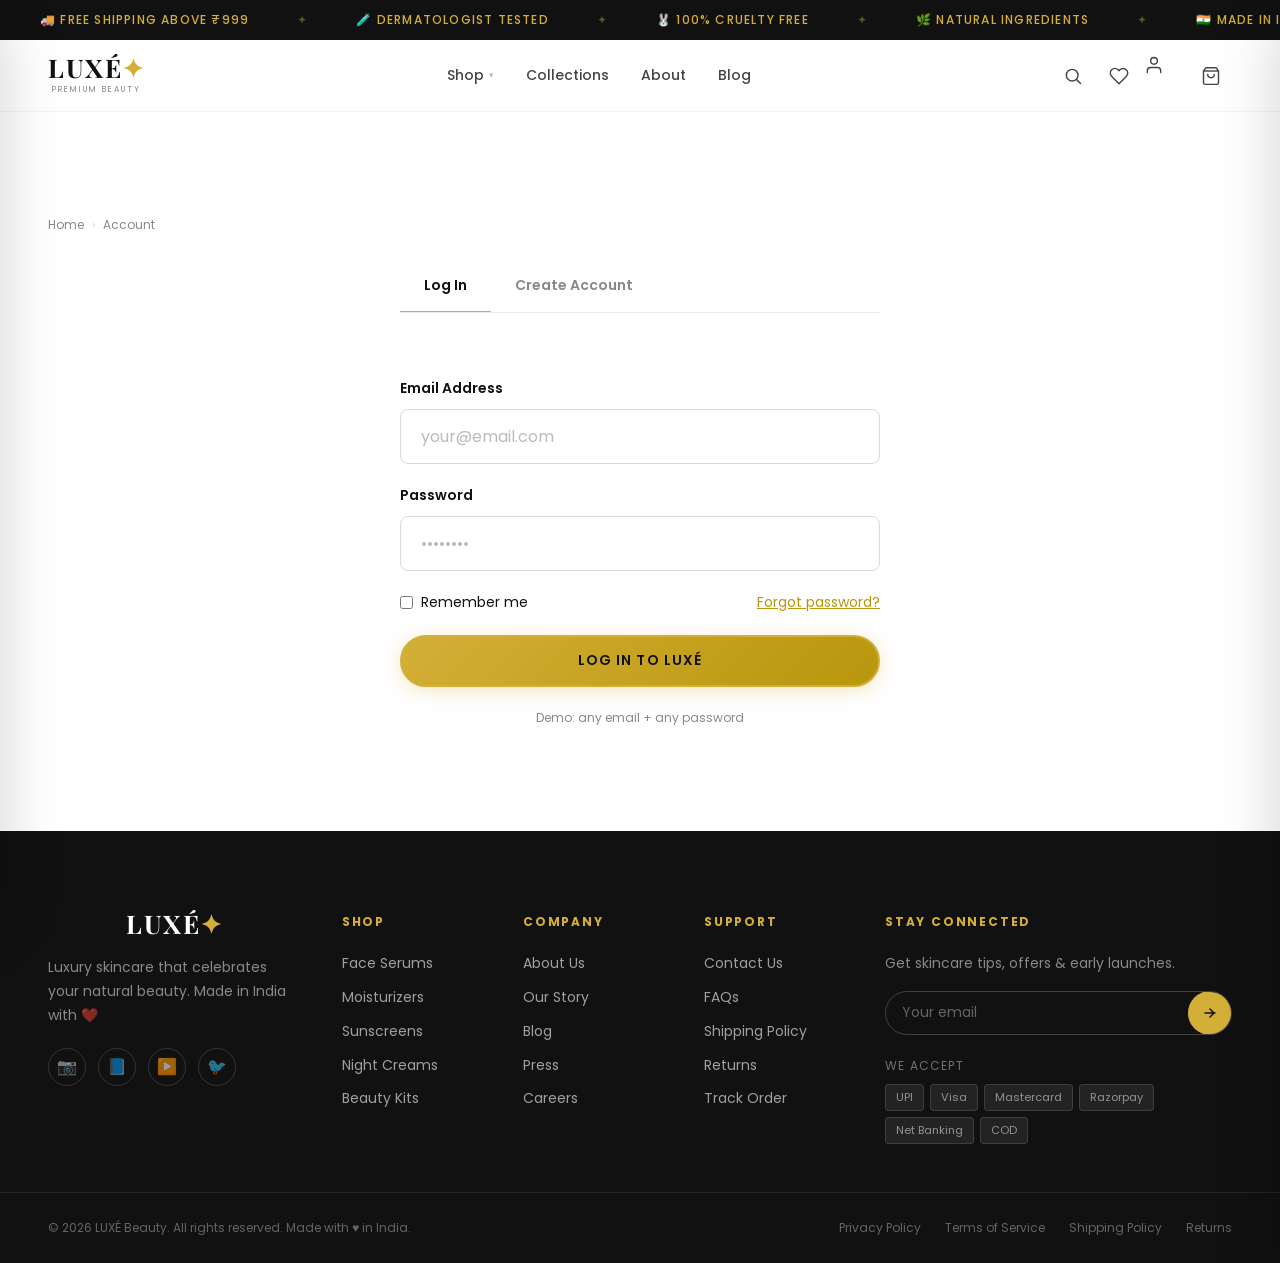
<file: account.html>
<!DOCTYPE html>
<html lang="en" class="js">
<head>
<meta charset="UTF-8"><meta name="viewport" content="width=device-width,initial-scale=1.0">
<title>My Account — LUXÉ Beauty</title>
<meta name="description" content="Manage your LUXÉ Beauty account, orders, and addresses.">
<link rel="stylesheet" href="assets/css/tokens.css">
<link rel="stylesheet" href="assets/css/base.css">
<link rel="stylesheet" href="assets/css/components.css">
<link rel="stylesheet" href="assets/css/layout.css">
<link rel="stylesheet" href="assets/css/animations.css">
<link rel="stylesheet" href="assets/css/pages.css">
<link rel="stylesheet" href="assets/css/responsive.css">
</head>
<body>
<div id="LuxeHeader"></div>

<main id="main" class="page-load">
  <section class="section">
    <div class="container">

      <nav class="breadcrumb" aria-label="Breadcrumb">
        <a href="index.html">Home</a>
        <span class="breadcrumb__sep">›</span>
        <span aria-current="page">Account</span>
      </nav>

      <!-- Login / Register Forms (shown when not "logged in") -->
      <div id="AuthForms" data-aos="fade-up">
        <div style="max-width:480px;margin:0 auto">
          <div data-tabs>
            <div class="tabs__nav" role="tablist">
              <button class="tab-btn active" data-tab="login" role="tab" aria-selected="true">Log In</button>
              <button class="tab-btn" data-tab="register" role="tab" aria-selected="false">Create Account</button>
            </div>

            <!-- Login -->
            <div class="tab-panel active" data-tab-panel="login" role="tabpanel">
              <form id="LoginForm" style="display:flex;flex-direction:column;gap:var(--sp-5);padding-top:var(--sp-8)" novalidate>
                <div class="form-group">
                  <label class="form-label" for="LoginEmail">Email Address</label>
                  <input type="email" id="LoginEmail" class="form-input" placeholder="your@email.com" required autocomplete="email">
                </div>
                <div class="form-group">
                  <label class="form-label" for="LoginPassword">Password</label>
                  <input type="password" id="LoginPassword" class="form-input" placeholder="••••••••" required autocomplete="current-password">
                </div>
                <div style="display:flex;align-items:center;justify-content:space-between">
                  <label style="display:flex;align-items:center;gap:var(--sp-2);font-size:var(--fs-sm);cursor:pointer">
                    <input type="checkbox" style="accent-color:var(--gold)"> Remember me
                  </label>
                  <a href="#" style="font-size:var(--fs-sm);color:var(--gold-dark);text-decoration:underline">Forgot password?</a>
                </div>
                <button type="submit" class="btn btn--primary btn--full" style="height:52px">Log In to LUXÉ</button>
                <p style="text-align:center;font-size:var(--fs-xs);color:var(--gray-500)">
                  Demo: any email + any password
                </p>
              </form>
            </div>

            <!-- Register -->
            <div class="tab-panel" data-tab-panel="register" role="tabpanel">
              <form id="RegisterForm" style="display:flex;flex-direction:column;gap:var(--sp-5);padding-top:var(--sp-8)" novalidate>
                <div style="display:grid;grid-template-columns:1fr 1fr;gap:var(--sp-4)">
                  <div class="form-group">
                    <label class="form-label" for="RegFName">First Name</label>
                    <input type="text" id="RegFName" class="form-input" placeholder="Priya" required autocomplete="given-name">
                  </div>
                  <div class="form-group">
                    <label class="form-label" for="RegLName">Last Name</label>
                    <input type="text" id="RegLName" class="form-input" placeholder="Sharma" required autocomplete="family-name">
                  </div>
                </div>
                <div class="form-group">
                  <label class="form-label" for="RegEmail">Email Address</label>
                  <input type="email" id="RegEmail" class="form-input" placeholder="your@email.com" required autocomplete="email">
                </div>
                <div class="form-group">
                  <label class="form-label" for="RegPassword">Password</label>
                  <input type="password" id="RegPassword" class="form-input" placeholder="Min 8 characters" required autocomplete="new-password" minlength="8">
                </div>
                <button type="submit" class="btn btn--primary btn--full" style="height:52px">Create Account</button>
              </form>
            </div>
          </div>
        </div>
      </div>

      <!-- Account Dashboard (shown after "login") -->
      <div id="AccountDashboard" style="display:none">
        <div class="account-layout">

          <!-- Sidebar -->
          <aside class="account-sidebar" aria-label="Account navigation">
            <div style="display:flex;align-items:center;gap:var(--sp-4);margin-bottom:var(--sp-6);padding-bottom:var(--sp-6);border-bottom:1px solid var(--gray-200)">
              <div style="width:52px;height:52px;border-radius:50%;background:linear-gradient(135deg,var(--gold-dark),var(--gold));color:var(--black);font-weight:700;font-size:1.2rem;display:flex;align-items:center;justify-content:center" aria-hidden="true" id="AvatarInitial">P</div>
              <div>
                <div style="font-weight:700;font-size:var(--fs-sm)" id="WelcomeName">Priya Sharma</div>
                <div style="font-size:var(--fs-xs);color:var(--gray-500)" id="WelcomeEmail">priya@email.com</div>
              </div>
            </div>
            <nav aria-label="Account sections">
              <a href="#orders" class="account-nav__link active" onclick="showSection('orders',this)">
                📦 My Orders
              </a>
              <a href="#addresses" class="account-nav__link" onclick="showSection('addresses',this)">
                📍 Addresses
              </a>
              <a href="#profile" class="account-nav__link" onclick="showSection('profile',this)">
                👤 Profile
              </a>
              <a href="wishlist.html" class="account-nav__link">
                🤍 Wishlist
              </a>
              <a href="#" class="account-nav__link" onclick="logout();return false" style="color:#E57373">
                🚪 Log Out
              </a>
            </nav>
          </aside>

          <!-- Main content -->
          <div id="AccountContent">

            <!-- Orders -->
            <div id="section-orders">
              <h2 style="font-family:var(--font-heading);font-size:var(--fs-2xl);font-weight:700;margin-bottom:var(--sp-6)">My Orders</h2>
              <div id="OrdersList">
                <!-- Populated by JS -->
              </div>
            </div>

            <!-- Addresses -->
            <div id="section-addresses" style="display:none">
              <h2 style="font-family:var(--font-heading);font-size:var(--fs-2xl);font-weight:700;margin-bottom:var(--sp-6)">My Addresses</h2>
              <div style="display:grid;grid-template-columns:repeat(2,1fr);gap:var(--sp-5)">
                <div style="border:2px solid var(--gold);border-radius:var(--r-lg);padding:var(--sp-5);position:relative">
                  <span class="badge badge--gold" style="position:absolute;top:var(--sp-4);right:var(--sp-4)">Default</span>
                  <p style="font-weight:700;margin-bottom:var(--sp-2)" id="AddrName">Priya Sharma</p>
                  <p style="font-size:var(--fs-sm);color:var(--gray-600);line-height:1.7">
                    42, Sunshine Apartments<br>Bandra West, Mumbai — 400050<br>Maharashtra, India<br>+91 98765 43210
                  </p>
                  <div style="display:flex;gap:var(--sp-3);margin-top:var(--sp-4)">
                    <button class="btn btn--secondary btn--sm">Edit</button>
                    <button class="btn btn--sm" style="color:#E57373;border-color:#E57373">Remove</button>
                  </div>
                </div>
                <div style="border:2px dashed var(--gray-300);border-radius:var(--r-lg);padding:var(--sp-5);display:flex;flex-direction:column;align-items:center;justify-content:center;gap:var(--sp-3);cursor:pointer;transition:border-color .2s;min-height:180px" onmouseover="this.style.borderColor='var(--gold)'" onmouseout="this.style.borderColor='var(--gray-300)'">
                  <span style="font-size:2rem">+</span>
                  <span style="font-size:var(--fs-sm);font-weight:600;color:var(--gray-600)">Add New Address</span>
                </div>
              </div>
            </div>

            <!-- Profile -->
            <div id="section-profile" style="display:none">
              <h2 style="font-family:var(--font-heading);font-size:var(--fs-2xl);font-weight:700;margin-bottom:var(--sp-6)">Profile Settings</h2>
              <form style="max-width:480px;display:flex;flex-direction:column;gap:var(--sp-5)" onsubmit="saveProfile(event)">
                <div style="display:grid;grid-template-columns:1fr 1fr;gap:var(--sp-4)">
                  <div class="form-group"><label class="form-label">First Name</label><input type="text" class="form-input" id="ProfFName"></div>
                  <div class="form-group"><label class="form-label">Last Name</label><input type="text" class="form-input" id="ProfLName"></div>
                </div>
                <div class="form-group"><label class="form-label">Email</label><input type="email" class="form-input" id="ProfEmail"></div>
                <div class="form-group"><label class="form-label">Phone</label><input type="tel" class="form-input" id="ProfPhone" placeholder="+91 XXXXX XXXXX"></div>
                <div class="form-group"><label class="form-label">Skin Type</label>
                  <select class="form-input">
                    <option>Oily</option><option>Dry</option><option selected>Combination</option><option>Normal</option><option>Sensitive</option>
                  </select>
                </div>
                <button type="submit" class="btn btn--primary">Save Changes</button>
              </form>
            </div>
          </div>
        </div>
      </div>

    </div>
  </section>
</main>

<div id="LuxeFooter"></div>

<script src="assets/js/data.js"></script>
<script src="assets/js/utils.js"></script>
<script src="assets/js/components.js"></script>
<script src="assets/js/cart.js"></script>
<script src="assets/js/wishlist.js"></script>
<script src="assets/js/app.js"></script>
<script>
LuxeComponents.inject('My Account — LUXÉ Beauty');

const SESSION_KEY = 'luxe_user';

// Demo orders
const DEMO_ORDERS = [
  { id: '#LXB-2024-001', date: '12 Jan 2025', status: 'Delivered', total: '₹1,448', items: 'Vitamin C Serum, Hydra Boost Moisturizer' },
  { id: '#LXB-2024-002', date: '28 Dec 2024', status: 'Processing', total: '₹549', items: 'SPF 50 Sunscreen' },
  { id: '#LXB-2024-003', date: '5 Dec 2024', status: 'Shipped', total: '₹899', items: 'Retinol Night Cream' },
];

function showDashboard(user) {
  document.getElementById('AuthForms').style.display = 'none';
  document.getElementById('AccountDashboard').style.display = 'block';
  document.getElementById('WelcomeName').textContent = user.name || 'LUXÉ Member';
  document.getElementById('WelcomeEmail').textContent = user.email || '';
  document.getElementById('AvatarInitial').textContent = (user.name || 'L').charAt(0).toUpperCase();
  document.getElementById('ProfFName').value = (user.name || '').split(' ')[0];
  document.getElementById('ProfLName').value = (user.name || '').split(' ').slice(1).join(' ');
  document.getElementById('ProfEmail').value = user.email || '';
  document.getElementById('AddrName').textContent = user.name || 'Your Name';
  renderOrders();
}

function renderOrders() {
  document.getElementById('OrdersList').innerHTML = DEMO_ORDERS.map(o => `
    <div class="order-card">
      <div class="order-card__header">
        <span class="order-card__id">${o.id}</span>
        <span class="order-card__status status--${o.status.toLowerCase()}">${o.status}</span>
      </div>
      <p style="font-size:var(--fs-sm);color:var(--gray-600);margin-bottom:var(--sp-2)">${o.items}</p>
      <div style="display:flex;align-items:center;justify-content:space-between;flex-wrap:wrap;gap:var(--sp-3)">
        <span style="font-size:var(--fs-xs);color:var(--gray-500)">Ordered on ${o.date}</span>
        <div style="display:flex;align-items:center;gap:var(--sp-4)">
          <span style="font-weight:700">${o.total}</span>
          <button class="btn btn--secondary btn--sm" onclick="LuxeToast.show('Order details coming soon!','info')">View Order</button>
        </div>
      </div>
    </div>`).join('');
}

function showSection(id, link) {
  ['orders','addresses','profile'].forEach(s => {
    document.getElementById(`section-${s}`).style.display = s === id ? 'block' : 'none';
  });
  document.querySelectorAll('.account-nav__link').forEach(l => l.classList.remove('active'));
  link?.classList.add('active');
  return false;
}

function logout() {
  localStorage.removeItem(SESSION_KEY);
  document.getElementById('AccountDashboard').style.display = 'none';
  document.getElementById('AuthForms').style.display = 'block';
  LuxeToast.show('Logged out successfully', 'info');
}

function saveProfile(e) {
  e.preventDefault();
  const name = `${document.getElementById('ProfFName').value} ${document.getElementById('ProfLName').value}`.trim();
  const email = document.getElementById('ProfEmail').value;
  const user = { name, email };
  localStorage.setItem(SESSION_KEY, JSON.stringify(user));
  showDashboard(user);
  LuxeToast.show('Profile updated! ✓', 'success');
}

// Login form
document.getElementById('LoginForm')?.addEventListener('submit', e => {
  e.preventDefault();
  const email = document.getElementById('LoginEmail').value.trim();
  if (!email) return;
  const name = email.split('@')[0].replace(/[._-]/g,' ').replace(/\b\w/g, c => c.toUpperCase());
  const user = { name, email };
  localStorage.setItem(SESSION_KEY, JSON.stringify(user));
  showDashboard(user);
  LuxeToast.show(`Welcome back, ${name}! 👋`, 'success');
});

// Register form
document.getElementById('RegisterForm')?.addEventListener('submit', e => {
  e.preventDefault();
  const name = `${document.getElementById('RegFName').value} ${document.getElementById('RegLName').value}`.trim();
  const email = document.getElementById('RegEmail').value.trim();
  if (!name || !email) return;
  const user = { name, email };
  localStorage.setItem(SESSION_KEY, JSON.stringify(user));
  showDashboard(user);
  LuxeToast.show(`Welcome to LUXÉ, ${name}! 🎉`, 'success');
});

// Auto-login if session exists
const savedUser = (() => { try { return JSON.parse(localStorage.getItem(SESSION_KEY)); } catch { return null; } })();
if (savedUser) showDashboard(savedUser);
</script>
</body>
</html>
</file>
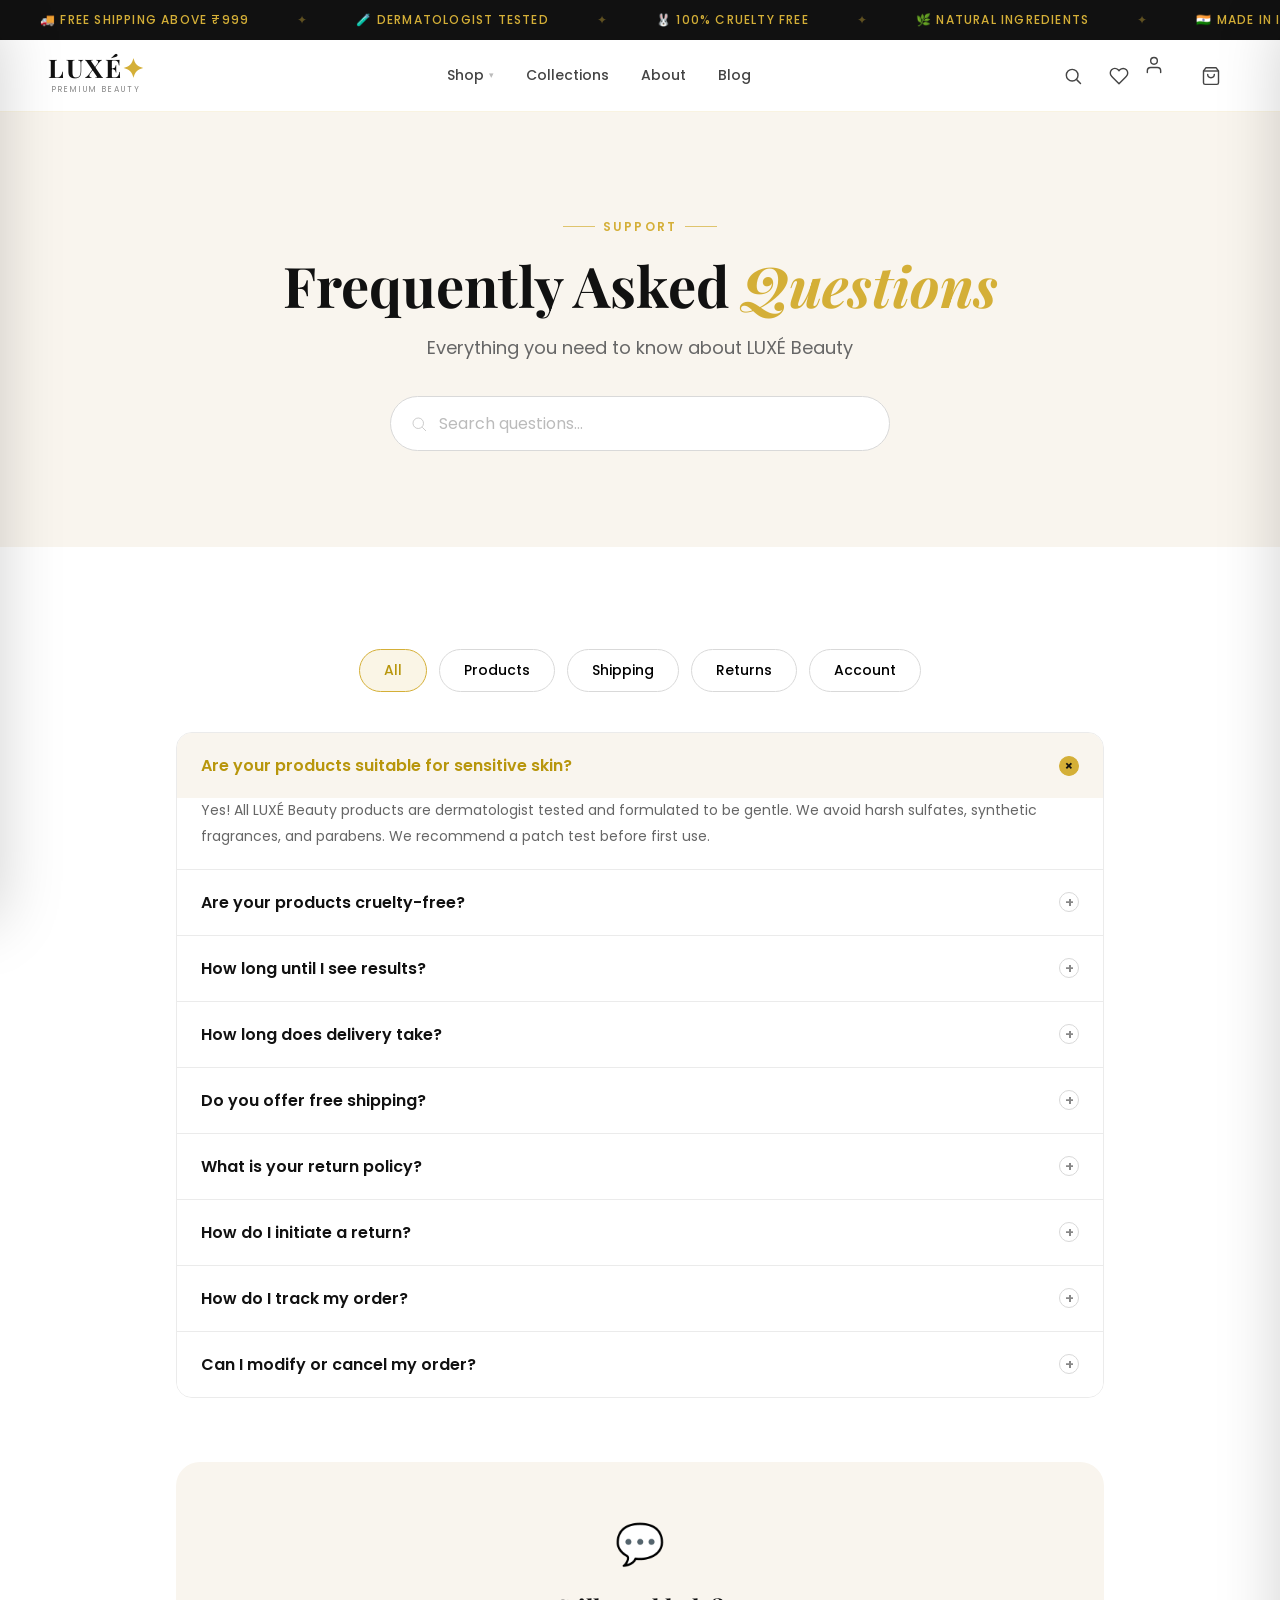
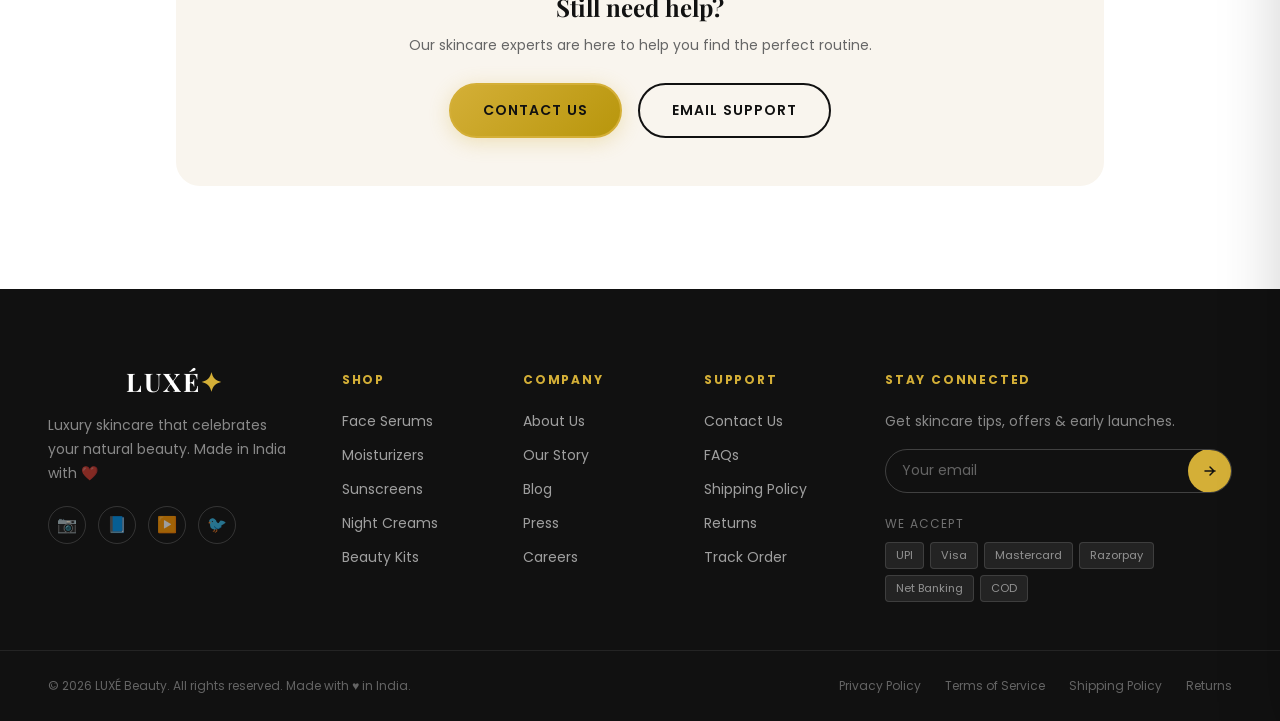
<file: faq.html>
<!DOCTYPE html>
<html lang="en" class="js">
<head>
<meta charset="UTF-8"><meta name="viewport" content="width=device-width,initial-scale=1.0">
<title>FAQs — LUXÉ Beauty</title>
<meta name="description" content="Frequently asked questions about LUXÉ Beauty products, shipping, returns, and account.">
<link rel="stylesheet" href="assets/css/tokens.css">
<link rel="stylesheet" href="assets/css/base.css">
<link rel="stylesheet" href="assets/css/components.css">
<link rel="stylesheet" href="assets/css/layout.css">
<link rel="stylesheet" href="assets/css/animations.css">
<link rel="stylesheet" href="assets/css/pages.css">
<link rel="stylesheet" href="assets/css/responsive.css">
<style>
.faq-hero{padding:clamp(3rem,8vw,6rem) 0;background:var(--cream);text-align:center}
</style>
</head>
<body>
<div id="LuxeHeader"></div>

<main id="main" class="page-load">

  <!-- Hero -->
  <div class="faq-hero">
    <div class="container">
      <span class="eyebrow" style="justify-content:center" data-aos="fade-up">Support</span>
      <h1 class="section-title" data-aos="fade-up">Frequently Asked <em>Questions</em></h1>
      <p class="section-subtitle" data-aos="fade-up">Everything you need to know about LUXÉ Beauty</p>
      <!-- Search -->
      <div style="max-width:500px;margin:2rem auto 0" data-aos="fade-up">
        <div style="position:relative">
          <svg style="position:absolute;left:1.25rem;top:50%;transform:translateY(-50%);color:var(--gray-400)" width="18" height="18" viewBox="0 0 24 24" fill="none" stroke="currentColor" aria-hidden="true"><circle cx="11" cy="11" r="7"/><path d="m21 21-4.35-4.35" stroke-linecap="round"/></svg>
          <input type="search" id="FaqSearch" class="form-input" placeholder="Search questions…" style="padding-left:3rem;border-radius:var(--r-full)" aria-label="Search FAQs">
        </div>
      </div>
    </div>
  </div>

  <section class="section">
    <div class="container container--md">

      <!-- Category Tabs -->
      <div class="faq-categories" data-aos="fade-up" id="FaqCategories">
        <button class="faq-cat-btn active" data-cat="all" onclick="filterFaqs('all',this)">All</button>
        <button class="faq-cat-btn" data-cat="Products" onclick="filterFaqs('Products',this)">Products</button>
        <button class="faq-cat-btn" data-cat="Shipping" onclick="filterFaqs('Shipping',this)">Shipping</button>
        <button class="faq-cat-btn" data-cat="Returns" onclick="filterFaqs('Returns',this)">Returns</button>
        <button class="faq-cat-btn" data-cat="Account" onclick="filterFaqs('Account',this)">Account</button>
      </div>

      <div id="FaqList" data-accordion></div>

      <!-- Still need help -->
      <div style="background:var(--cream);border-radius:var(--r-xl);padding:3rem;text-align:center;margin-top:4rem" data-aos="scale">
        <div style="font-size:2.5rem;margin-bottom:1rem" aria-hidden="true">💬</div>
        <h3 style="font-family:var(--font-heading);font-size:var(--fs-xl);font-weight:700;margin-bottom:0.75rem">Still need help?</h3>
        <p style="font-size:var(--fs-sm);color:var(--gray-600);margin-bottom:1.5rem">Our skincare experts are here to help you find the perfect routine.</p>
        <div style="display:flex;gap:var(--sp-4);justify-content:center;flex-wrap:wrap">
          <a href="contact.html" class="btn btn--primary">Contact Us</a>
          <a href="mailto:support@luxebeauty.in" class="btn btn--secondary">Email Support</a>
        </div>
      </div>

    </div>
  </section>
</main>

<div id="LuxeFooter"></div>

<script src="assets/js/data.js"></script>
<script src="assets/js/utils.js"></script>
<script src="assets/js/components.js"></script>
<script src="assets/js/cart.js"></script>
<script src="assets/js/wishlist.js"></script>
<script src="assets/js/app.js"></script>
<script>
LuxeComponents.inject('FAQs — LUXÉ Beauty');

let currentFaqs = LUXE_DATA.faqs;

function renderFaqs(faqs) {
  const list = document.getElementById('FaqList');
  if (!list) return;
  if (!faqs.length) {
    list.innerHTML = `<div class="empty-state" style="padding:3rem"><div class="empty-state__icon">🔍</div><p class="empty-state__title">No results found</p><p class="empty-state__text">Try a different search term</p></div>`;
    return;
  }
  list.innerHTML = `<div class="accordion" data-accordion>${faqs.map((faq, i) => `
    <div class="accordion__item">
      <button class="accordion__trigger" aria-expanded="${i===0}" aria-controls="faq-${i}" id="faq-btn-${i}">
        <span>${faq.q}</span>
        <span class="accordion__icon">+</span>
      </button>
      <div class="accordion__content${i===0?' open':''}" id="faq-${i}" role="region" aria-labelledby="faq-btn-${i}">
        <div class="accordion__body">${faq.a}</div>
      </div>
    </div>`).join('')}</div>`;
  initAccordions();
}

function filterFaqs(cat, btn) {
  document.querySelectorAll('.faq-cat-btn').forEach(b => b.classList.remove('active'));
  btn?.classList.add('active');
  const q = document.getElementById('FaqSearch')?.value.toLowerCase() || '';
  let filtered = cat === 'all' ? LUXE_DATA.faqs : LUXE_DATA.faqs.filter(f => f.category === cat);
  if (q) filtered = filtered.filter(f => f.q.toLowerCase().includes(q) || f.a.toLowerCase().includes(q));
  renderFaqs(filtered);
}

// Search
document.getElementById('FaqSearch')?.addEventListener('input', LuxeUtils.debounce(e => {
  const q = e.target.value.toLowerCase();
  const activeCat = document.querySelector('.faq-cat-btn.active')?.dataset.cat || 'all';
  let filtered = activeCat === 'all' ? LUXE_DATA.faqs : LUXE_DATA.faqs.filter(f => f.category === activeCat);
  if (q) filtered = filtered.filter(f => f.q.toLowerCase().includes(q) || f.a.toLowerCase().includes(q));
  renderFaqs(filtered);
}, 300));

renderFaqs(LUXE_DATA.faqs);
</script>
</body>
</html>
</file>
<file: assets/css/tokens.css>
/* ============================================================
   LUXÉ BEAUTY — DESIGN TOKENS (CSS Custom Properties)
   ============================================================ */
:root {
  /* Brand Colors */
  --gold: #D4AF37;
  --gold-light: #E8CC6B;
  --gold-dark: #B8960C;
  --gold-muted: rgba(212,175,55,.12);
  --black: #111111;
  --black-soft: #1A1A1A;
  --white: #FFFFFF;
  --off-white: #FAFAF8;
  --cream: #F9F5EE;
  --gray-100: #F5F5F5;
  --gray-200: #EBEBEB;
  --gray-300: #D9D9D9;
  --gray-400: #BBBBBB;
  --gray-500: #888888;
  --gray-600: #666666;
  --gray-700: #444444;

  /* Typography */
  --font-heading: 'Playfair Display', Georgia, serif;
  --font-body: 'Poppins', -apple-system, sans-serif;

  /* Fluid Font Scale */
  --fs-xs:   clamp(.7rem,  1.5vw, .75rem);
  --fs-sm:   clamp(.8rem,  1.8vw, .875rem);
  --fs-base: clamp(.875rem,2vw,   1rem);
  --fs-md:   clamp(1rem,   2.2vw, 1.125rem);
  --fs-lg:   clamp(1.125rem,2.5vw,1.25rem);
  --fs-xl:   clamp(1.25rem,3vw,   1.5rem);
  --fs-2xl:  clamp(1.5rem, 4vw,   2rem);
  --fs-3xl:  clamp(2rem,   5vw,   2.75rem);
  --fs-4xl:  clamp(2.5rem, 6vw,   3.5rem);
  --fs-5xl:  clamp(3rem,   7vw,   5rem);

  /* Spacing */
  --sp-1:  .25rem;  --sp-2:  .5rem;   --sp-3:  .75rem;
  --sp-4:  1rem;    --sp-5:  1.25rem; --sp-6:  1.5rem;
  --sp-8:  2rem;    --sp-10: 2.5rem;  --sp-12: 3rem;
  --sp-16: 4rem;    --sp-20: 5rem;    --sp-24: 6rem;

  /* Borders */
  --r-sm: 4px; --r-md: 8px; --r-lg: 16px; --r-xl: 24px; --r-full: 9999px;

  /* Shadows */
  --sh-sm:   0 1px 3px rgba(0,0,0,.08);
  --sh-md:   0 4px 16px rgba(0,0,0,.10);
  --sh-lg:   0 10px 40px rgba(0,0,0,.14);
  --sh-xl:   0 20px 60px rgba(0,0,0,.18);
  --sh-gold: 0 4px 20px rgba(212,175,55,.30);
  --sh-gold-lg: 0 8px 32px rgba(212,175,55,.40);

  /* Transitions */
  --t-fast:   150ms cubic-bezier(.4,0,.2,1);
  --t-base:   250ms cubic-bezier(.4,0,.2,1);
  --t-slow:   400ms cubic-bezier(.4,0,.2,1);
  --t-spring: 500ms cubic-bezier(.34,1.56,.64,1);

  /* Layout */
  --container:      1440px;
  --container-wide: 1280px;
  --container-md:   1024px;
  --header-h: 72px;
  --section-py: clamp(3.5rem,8vw,7rem);
}

/* ── Dark mode tokens (reserved) ── */
@media (prefers-color-scheme: dark) {
  :root { --page-bg: var(--black); }
}
</file>
<file: assets/css/base.css>
/* ============================================================
   LUXÉ BEAUTY — BASE / RESET / GLOBAL STYLES
   ============================================================ */
@import url('https://fonts.googleapis.com/css2?family=Playfair+Display:ital,wght@0,400;0,600;0,700;0,900;1,400;1,700&family=Poppins:wght@300;400;500;600;700&display=swap');

*,*::before,*::after{box-sizing:border-box;margin:0;padding:0}
html{font-size:16px;scroll-behavior:smooth;-webkit-text-size-adjust:100%}
body{font-family:var(--font-body);font-size:var(--fs-base);line-height:1.7;color:var(--black);background:var(--white);-webkit-font-smoothing:antialiased;overflow-x:hidden}
img,video{max-width:100%;height:auto;display:block}
a{color:inherit;text-decoration:none;transition:color var(--t-base)}
button{cursor:pointer;border:none;background:none;font-family:inherit}
input,textarea,select{font-family:inherit;font-size:inherit}
ul,ol{list-style:none}

/* Typography */
h1,h2,h3,h4,h5,h6{font-family:var(--font-heading);line-height:1.15;font-weight:700;color:var(--black)}
h1{font-size:var(--fs-5xl)} h2{font-size:var(--fs-4xl)} h3{font-size:var(--fs-3xl)}
h4{font-size:var(--fs-2xl)} h5{font-size:var(--fs-xl)}
p{color:var(--gray-700);line-height:1.8}

/* Layout helpers */
.container{width:100%;max-width:var(--container);margin-inline:auto;padding-inline:clamp(1rem,4vw,3rem)}
.container--wide{max-width:var(--container-wide)}
.container--md{max-width:var(--container-md)}
.section{padding-block:var(--section-py)}
.section--sm{padding-block:clamp(2rem,5vw,4rem)}
.section--lg{padding-block:clamp(5rem,10vw,10rem)}
.section-header{text-align:center;margin-bottom:clamp(2.5rem,5vw,4.5rem)}
.section-title{font-size:var(--fs-4xl);margin-bottom:var(--sp-4)}
.section-title em{font-style:italic;color:var(--gold)}
.section-subtitle{font-size:var(--fs-md);color:var(--gray-600);max-width:540px;margin-inline:auto;line-height:1.7}

/* Eyebrow label */
.eyebrow{display:inline-flex;align-items:center;gap:var(--sp-2);font-size:var(--fs-xs);font-weight:600;letter-spacing:.18em;text-transform:uppercase;color:var(--gold);margin-bottom:var(--sp-4)}
.eyebrow::before,.eyebrow::after{content:'';width:32px;height:1px;background:var(--gold);opacity:.7;display:block}

/* Utility */
.u-center{text-align:center}
.u-hidden{display:none!important}
.u-sr-only{position:absolute;width:1px;height:1px;overflow:hidden;clip:rect(0,0,0,0);white-space:nowrap}
.u-gold{color:var(--gold)}
.u-italic{font-style:italic}

/* Scrollbar */
::-webkit-scrollbar{width:6px}
::-webkit-scrollbar-track{background:var(--gray-100)}
::-webkit-scrollbar-thumb{background:var(--gold);border-radius:var(--r-full)}
::selection{background:var(--gold-muted);color:var(--black)}

/* Focus */
:focus-visible{outline:2px solid var(--gold);outline-offset:3px;border-radius:2px}

/* Skip link */
.skip-link{position:absolute;left:-9999px;top:var(--sp-4);background:var(--gold);color:var(--black);padding:var(--sp-3) var(--sp-6);border-radius:var(--r-full);font-weight:600;z-index:9999}
.skip-link:focus{left:var(--sp-4)}

/* Divider */
.gold-divider{display:flex;align-items:center;justify-content:center;gap:var(--sp-3);margin-block:var(--sp-6)}
.gold-divider::before,.gold-divider::after{content:'';flex:1;max-width:80px;height:1px;background:linear-gradient(90deg,transparent,var(--gold))}
.gold-divider::after{background:linear-gradient(90deg,var(--gold),transparent)}
.gold-divider span{color:var(--gold);font-size:var(--fs-sm)}

/* Spinner */
.spinner{width:24px;height:24px;border:2px solid var(--gray-200);border-top-color:var(--gold);border-radius:50%;animation:spin .7s linear infinite}
@keyframes spin{to{transform:rotate(360deg)}}

/* Reduced motion */
@media(prefers-reduced-motion:reduce){*,*::before,*::after{animation-duration:.01ms!important;transition-duration:.01ms!important}}
</file>
<file: assets/css/components.css>
/* ============================================================
   LUXÉ BEAUTY — COMPONENTS (Buttons, Cards, Badges, Forms)
   ============================================================ */

/* ── BUTTONS ── */
.btn{display:inline-flex;align-items:center;justify-content:center;gap:var(--sp-2);font-family:var(--font-body);font-size:var(--fs-sm);font-weight:600;letter-spacing:.08em;text-transform:uppercase;padding:14px 32px;border-radius:var(--r-full);border:2px solid transparent;transition:all var(--t-base);cursor:pointer;white-space:nowrap;text-decoration:none;position:relative;overflow:hidden}
.btn::before{content:'';position:absolute;inset:0;background:rgba(255,255,255,.12);opacity:0;transition:opacity var(--t-fast)}
.btn:hover::before{opacity:1}

.btn--primary{background:linear-gradient(135deg,var(--gold),var(--gold-dark));color:var(--black);border-color:var(--gold);box-shadow:var(--sh-gold)}
.btn--primary:hover{transform:translateY(-2px);box-shadow:var(--sh-gold-lg)}
.btn--primary:active{transform:translateY(0)}

.btn--secondary{background:transparent;color:var(--black);border-color:var(--black)}
.btn--secondary:hover{background:var(--black);color:var(--white);transform:translateY(-2px)}

.btn--outline-gold{background:transparent;color:var(--gold);border-color:var(--gold)}
.btn--outline-gold:hover{background:var(--gold);color:var(--black);box-shadow:var(--sh-gold)}

.btn--white{background:var(--white);color:var(--black);border-color:var(--white)}
.btn--white:hover{background:transparent;color:var(--white)}

.btn--ghost{background:transparent;color:var(--white);border-color:rgba(255,255,255,.6)}
.btn--ghost:hover{background:rgba(255,255,255,.12);border-color:var(--white)}

.btn--danger{background:transparent;color:#E57373;border-color:#E57373}
.btn--danger:hover{background:#E57373;color:var(--white)}

.btn--sm{font-size:var(--fs-xs);padding:10px 22px}
.btn--lg{font-size:var(--fs-md);padding:18px 44px}
.btn--icon{width:44px;height:44px;padding:0;border-radius:var(--r-full)}
.btn--full{width:100%;justify-content:center}

/* ── BADGES ── */
.badge{display:inline-flex;align-items:center;gap:4px;font-size:var(--fs-xs);font-weight:700;letter-spacing:.06em;padding:4px 12px;border-radius:var(--r-full);text-transform:uppercase}
.badge--gold{background:var(--gold-muted);color:var(--gold-dark);border:1px solid rgba(212,175,55,.3)}
.badge--new{background:#0F3D2B;color:#4CAF50}
.badge--sale{background:#3D0F0F;color:#E57373}
.badge--best{background:linear-gradient(135deg,var(--gold),var(--gold-dark));color:var(--black)}
.badge--sold{background:rgba(0,0,0,.7);color:var(--white)}

/* ── STARS ── */
.stars{display:inline-flex;gap:2px;color:var(--gold);font-size:14px;line-height:1}
.star--empty{color:var(--gray-300)}

/* ── PRODUCT CARD ── */
.product-card{background:var(--white);border-radius:var(--r-lg);overflow:hidden;transition:all var(--t-base);position:relative;box-shadow:var(--sh-md)}
.product-card:hover{transform:translateY(-6px);box-shadow:var(--sh-xl)}
.card__image-wrap{position:relative;overflow:hidden;aspect-ratio:3/4;background:var(--gray-100)}
.card__image{width:100%;height:100%;object-fit:cover;transition:transform var(--t-slow)}
.product-card:hover .card__image{transform:scale(1.06)}
.card__overlay{position:absolute;inset:0;background:linear-gradient(to top,rgba(0,0,0,.5),transparent 60%);opacity:0;transition:opacity var(--t-base)}
.product-card:hover .card__overlay{opacity:1}
.card__actions{position:absolute;bottom:var(--sp-4);left:50%;transform:translateX(-50%) translateY(16px);display:flex;gap:var(--sp-2);opacity:0;transition:all var(--t-base);width:calc(100% - 2rem)}
.product-card:hover .card__actions{opacity:1;transform:translateX(-50%) translateY(0)}
.card__badges{position:absolute;top:var(--sp-3);left:var(--sp-3);display:flex;flex-direction:column;gap:4px;z-index:2}
.card__body{padding:var(--sp-5) var(--sp-5) var(--sp-6)}
.card__category{font-size:var(--fs-xs);font-weight:600;letter-spacing:.1em;text-transform:uppercase;color:var(--gold);margin-bottom:var(--sp-2)}
.card__title{font-family:var(--font-heading);font-size:var(--fs-lg);font-weight:600;color:var(--black);margin-bottom:var(--sp-2);line-height:1.3}
.card__title a:hover{color:var(--gold)}
.card__desc{font-size:var(--fs-sm);color:var(--gray-600);margin-bottom:var(--sp-4);display:-webkit-box;-webkit-line-clamp:2;-webkit-box-orient:vertical;overflow:hidden;line-height:1.6}
.card__price-row{display:flex;align-items:center;gap:var(--sp-3);flex-wrap:wrap}
.card__price{font-size:var(--fs-lg);font-weight:700;color:var(--black)}
.card__compare{font-size:var(--fs-sm);color:var(--gray-400);text-decoration:line-through}
.card__discount{font-size:var(--fs-xs);font-weight:700;color:#E57373;background:rgba(229,115,115,.12);padding:2px 8px;border-radius:var(--r-full)}

/* ── FORM ELEMENTS ── */
.form-group{display:flex;flex-direction:column;gap:var(--sp-2)}
.form-label{font-size:var(--fs-sm);font-weight:600;color:var(--black)}
.form-input{width:100%;padding:14px 20px;font-family:var(--font-body);font-size:var(--fs-base);color:var(--black);background:var(--white);border:1.5px solid var(--gray-300);border-radius:var(--r-md);outline:none;transition:border-color var(--t-base),box-shadow var(--t-base)}
.form-input:focus{border-color:var(--gold);box-shadow:0 0 0 3px rgba(212,175,55,.15)}
.form-input::placeholder{color:var(--gray-400)}
.form-input--dark{background:rgba(255,255,255,.08);border-color:rgba(255,255,255,.2);color:var(--white)}
.form-input--dark::placeholder{color:rgba(255,255,255,.4)}
.form-input--dark:focus{border-color:var(--gold)}
textarea.form-input{resize:vertical;min-height:120px}
.form-error{font-size:var(--fs-xs);color:#E57373;display:none}
.form-error.show{display:block}

/* ── QUANTITY SELECTOR ── */
.qty-selector{display:inline-flex;align-items:center;border:1.5px solid var(--gray-300);border-radius:var(--r-full);overflow:hidden;height:44px}
.qty-btn{width:40px;height:100%;display:flex;align-items:center;justify-content:center;font-size:var(--fs-lg);color:var(--black);background:transparent;cursor:pointer;border:none;transition:background var(--t-fast)}
.qty-btn:hover{background:var(--gray-100)}
.qty-num{width:48px;text-align:center;font-size:var(--fs-base);font-weight:600;border:none;outline:none;background:transparent;color:var(--black)}
.qty-num::-webkit-inner-spin-button{-webkit-appearance:none}

/* ── ACCORDION ── */
.accordion{border:1px solid var(--gray-200);border-radius:var(--r-lg);overflow:hidden}
.accordion__item{border-bottom:1px solid var(--gray-200)}
.accordion__item:last-child{border-bottom:none}
.accordion__trigger{width:100%;display:flex;align-items:center;justify-content:space-between;padding:var(--sp-5) var(--sp-6);font-size:var(--fs-base);font-weight:600;text-align:left;cursor:pointer;background:var(--white);border:none;color:var(--black);transition:background var(--t-fast)}
.accordion__trigger:hover{background:var(--gray-100)}
.accordion__trigger[aria-expanded="true"]{color:var(--gold-dark);background:var(--cream)}
.accordion__icon{width:20px;height:20px;border-radius:50%;border:1.5px solid var(--gray-300);display:flex;align-items:center;justify-content:center;font-size:14px;flex-shrink:0;transition:all var(--t-base);color:var(--gray-500)}
.accordion__trigger[aria-expanded="true"] .accordion__icon{background:var(--gold);border-color:var(--gold);color:var(--black);transform:rotate(45deg)}
.accordion__content{overflow:hidden;max-height:0;transition:max-height .35s cubic-bezier(0,1,0,1)}
.accordion__content.open{max-height:600px;transition:max-height .5s cubic-bezier(.25,1,.5,1)}
.accordion__body{padding:0 var(--sp-6) var(--sp-5);font-size:var(--fs-sm);color:var(--gray-600);line-height:1.8}

/* ── TABS ── */
.tabs__nav{display:flex;border-bottom:1px solid var(--gray-200);overflow-x:auto;scrollbar-width:none}
.tabs__nav::-webkit-scrollbar{display:none}
.tab-btn{padding:var(--sp-4) var(--sp-6);font-size:var(--fs-sm);font-weight:600;color:var(--gray-500);border:none;background:none;cursor:pointer;position:relative;white-space:nowrap;transition:color var(--t-fast)}
.tab-btn::after{content:'';position:absolute;bottom:-1px;left:0;right:0;height:2px;background:var(--gold);transform:scaleX(0);transition:transform var(--t-base)}
.tab-btn.active{color:var(--black)}
.tab-btn.active::after{transform:scaleX(1)}
.tab-panel{padding-top:var(--sp-8);display:none}
.tab-panel.active{display:block}

/* ── TOAST ── */
.toast-container{position:fixed;bottom:var(--sp-6);right:var(--sp-6);z-index:9999;display:flex;flex-direction:column;gap:var(--sp-3);pointer-events:none}
.toast{display:flex;align-items:center;gap:var(--sp-3);padding:var(--sp-4) var(--sp-5);background:var(--black-soft);color:var(--white);border-radius:var(--r-md);font-size:var(--fs-sm);font-weight:500;box-shadow:var(--sh-xl);pointer-events:all;transform:translateX(120%);transition:transform var(--t-spring);min-width:260px;max-width:380px;border-left:3px solid var(--gold)}
.toast.show{transform:translateX(0)}
.toast__icon{font-size:var(--fs-lg);flex-shrink:0}
.toast__close{margin-left:auto;cursor:pointer;opacity:.6;font-size:var(--fs-md);transition:opacity var(--t-fast);background:none;border:none;color:inherit}
.toast__close:hover{opacity:1}

/* ── BREADCRUMB ── */
.breadcrumb{display:flex;align-items:center;gap:var(--sp-2);font-size:var(--fs-xs);color:var(--gray-500);margin-bottom:var(--sp-6)}
.breadcrumb a:hover{color:var(--gold)}
.breadcrumb__sep{color:var(--gray-300)}

/* ── OVERLAY ── */
.overlay{position:fixed;inset:0;background:rgba(0,0,0,.55);backdrop-filter:blur(4px);z-index:900;opacity:0;pointer-events:none;transition:opacity var(--t-base)}
.overlay.active{opacity:1;pointer-events:all}

/* ── EMPTY STATE ── */
.empty-state{display:flex;flex-direction:column;align-items:center;justify-content:center;gap:var(--sp-5);padding:var(--sp-24) var(--sp-4);text-align:center}
.empty-state__icon{font-size:3.5rem;opacity:.3}
.empty-state__title{font-family:var(--font-heading);font-size:var(--fs-xl);font-weight:600}
.empty-state__text{font-size:var(--fs-sm);color:var(--gray-500);max-width:320px}
</file>
<file: assets/css/layout.css>
/* ============================================================
   LUXÉ BEAUTY — LAYOUT (Header, Footer, Grid, Cart, Popups)
   ============================================================ */

/* ── ANNOUNCEMENT BAR ── */
.ann-bar{background:var(--black);color:var(--gold);padding:10px 0;font-size:var(--fs-xs);font-weight:500;letter-spacing:.1em;text-transform:uppercase;overflow:hidden;position:relative;z-index:900}
.marquee{white-space:nowrap}
.marquee__inner{display:inline-flex;animation:marquee 24s linear infinite}
.marquee__inner:hover{animation-play-state:paused}
@keyframes marquee{from{transform:translateX(0)}to{transform:translateX(-50%)}}
.marquee__item{display:inline-flex;align-items:center;gap:8px;padding:0 2.5rem}
.marquee__sep{opacity:.4;padding:0 .5rem}

/* ── HEADER ── */
.site-header{position:sticky;top:0;left:0;right:0;z-index:800;background:rgba(255,255,255,.97);backdrop-filter:blur(16px);-webkit-backdrop-filter:blur(16px);border-bottom:1px solid rgba(212,175,55,.15);height:var(--header-h);transition:box-shadow var(--t-base)}
.site-header.scrolled{box-shadow:0 2px 20px rgba(0,0,0,.08)}
.header__inner{display:flex;align-items:center;justify-content:space-between;height:100%;gap:var(--sp-6)}

/* Logo */
.logo{display:flex;flex-direction:column;align-items:center;text-decoration:none}
.logo__text{font-family:var(--font-heading);font-size:1.6rem;font-weight:700;letter-spacing:.06em;color:var(--black);line-height:1}
.logo__text span{color:var(--gold)}
.logo__tagline{font-family:var(--font-body);font-size:.5rem;letter-spacing:.25em;text-transform:uppercase;color:var(--gray-500);margin-top:2px}

/* Desktop Nav */
.site-nav{display:flex;align-items:center}
.nav__item{position:relative}
.nav__link{display:flex;align-items:center;gap:5px;padding:8px 16px;font-size:var(--fs-sm);font-weight:500;color:var(--gray-700);cursor:pointer;position:relative;white-space:nowrap;transition:color var(--t-fast);border:none;background:none;font-family:inherit}
.nav__link::after{content:'';position:absolute;bottom:2px;left:16px;right:16px;height:2px;background:var(--gold);transform:scaleX(0);transition:transform var(--t-base);border-radius:2px}
.nav__link:hover,.nav__link:focus{color:var(--black)}
.nav__link:hover::after,.nav__item:focus-within .nav__link::after{transform:scaleX(1)}
.nav__chevron{font-size:9px;color:var(--gray-400);transition:transform var(--t-base)}
.nav__item:hover .nav__chevron{transform:rotate(180deg)}

/* Mega Menu */
.mega-menu{position:absolute;top:calc(100% + 12px);left:50%;transform:translateX(-50%) translateY(-8px);min-width:640px;background:var(--white);border-radius:var(--r-lg);box-shadow:var(--sh-xl);border:1px solid rgba(212,175,55,.12);padding:var(--sp-8);opacity:0;pointer-events:none;transition:opacity var(--t-base),transform var(--t-base);z-index:900}
.mega-menu::before{content:'';position:absolute;top:-7px;left:50%;transform:translateX(-50%) rotate(45deg);width:12px;height:12px;background:var(--white);border-top:1px solid rgba(212,175,55,.12);border-left:1px solid rgba(212,175,55,.12)}
.nav__item:hover .mega-menu,.mega-menu:hover{opacity:1;pointer-events:all;transform:translateX(-50%) translateY(0)}
.mega-menu__grid{display:grid;gap:var(--sp-6)}
.mega-menu__grid--3{grid-template-columns:repeat(3,1fr)}
.mega-menu__grid--4{grid-template-columns:repeat(4,1fr)}
.mega-menu__title{font-size:var(--fs-xs);font-weight:700;letter-spacing:.15em;text-transform:uppercase;color:var(--gold-dark);margin-bottom:var(--sp-4);padding-bottom:var(--sp-3);border-bottom:1px solid rgba(212,175,55,.2)}
.mega-menu__links{display:flex;flex-direction:column;gap:4px}
.mega-menu__link{display:block;padding:6px 10px;font-size:var(--fs-sm);color:var(--gray-700);border-radius:var(--r-sm);transition:all var(--t-fast)}
.mega-menu__link:hover{color:var(--black);background:var(--gold-muted);padding-left:14px}

/* Header Actions */
.header__actions{display:flex;align-items:center;gap:var(--sp-1);flex-shrink:0}
.header__btn{position:relative;width:42px;height:42px;display:flex;align-items:center;justify-content:center;border-radius:var(--r-full);color:var(--gray-700);transition:all var(--t-fast);cursor:pointer;background:transparent;border:none}
.header__btn:hover{color:var(--black);background:var(--gray-100)}
.header__btn svg{width:20px;height:20px;stroke-width:1.7}
.header__badge{position:absolute;top:4px;right:4px;min-width:18px;height:18px;background:var(--gold);color:var(--black);font-size:10px;font-weight:700;border-radius:var(--r-full);display:flex;align-items:center;justify-content:center;padding:0 4px;line-height:1;transition:transform var(--t-spring)}
.header__badge.bump{animation:badge-bump .4s var(--t-spring)}
@keyframes badge-bump{0%,100%{transform:scale(1)}50%{transform:scale(1.4)}}

/* Search Panel */
.search-panel{position:absolute;top:calc(100% + 1px);left:0;right:0;background:var(--white);box-shadow:var(--sh-lg);padding:var(--sp-5) var(--sp-6);border-bottom:2px solid var(--gold);transform:translateY(-10px);opacity:0;pointer-events:none;transition:all var(--t-base);z-index:799}
.search-panel.open{transform:translateY(0);opacity:1;pointer-events:all}
.search-panel__form{display:flex;align-items:center;gap:var(--sp-3);max-width:600px;margin-inline:auto}
.search-panel__input{flex:1;border:none;border-bottom:2px solid var(--gray-200);border-radius:0;padding:var(--sp-3) var(--sp-2);font-size:var(--fs-lg);transition:border-color var(--t-base);background:transparent}
.search-panel__input:focus{border-bottom-color:var(--gold);box-shadow:none;outline:none}

/* Hamburger */
.hamburger{display:none;flex-direction:column;align-items:center;justify-content:center;gap:5px;width:42px;height:42px;cursor:pointer;border:none;background:none;padding:10px;border-radius:var(--r-sm)}
.ham-bar{display:block;width:22px;height:2px;background:var(--black);border-radius:2px;transition:all var(--t-base)}
.hamburger.open .ham-bar:nth-child(1){transform:translateY(7px) rotate(45deg)}
.hamburger.open .ham-bar:nth-child(2){opacity:0;transform:scaleX(0)}
.hamburger.open .ham-bar:nth-child(3){transform:translateY(-7px) rotate(-45deg)}

/* Mobile Nav */
.mobile-nav{position:fixed;top:0;left:0;width:min(380px,90vw);height:100vh;background:var(--white);z-index:960;transform:translateX(-100%);transition:transform var(--t-slow);overflow-y:auto;box-shadow:var(--sh-xl);display:flex;flex-direction:column}
.mobile-nav.open{transform:translateX(0)}
.mobile-nav__header{display:flex;align-items:center;justify-content:space-between;padding:var(--sp-5) var(--sp-6);border-bottom:1px solid var(--gray-200);position:sticky;top:0;background:var(--white);z-index:1}
.mobile-nav__body{padding:var(--sp-4);flex:1}
.mobile-nav__item{border-bottom:1px solid var(--gray-100)}
.mobile-nav__btn{display:flex;align-items:center;justify-content:space-between;width:100%;padding:var(--sp-4) var(--sp-2);font-size:var(--fs-base);font-weight:500;color:var(--black);background:none;border:none;cursor:pointer;font-family:inherit;text-align:left}
.mobile-nav__link{display:block;padding:var(--sp-4) var(--sp-2);font-size:var(--fs-base);font-weight:500;color:var(--black)}
.mobile-nav__sub{display:none;padding:0 0 var(--sp-3) var(--sp-4)}
.mobile-nav__sub.open{display:block}
.mobile-nav__sub-link{display:block;padding:var(--sp-2) var(--sp-2);font-size:var(--fs-sm);color:var(--gray-600);transition:color var(--t-fast)}
.mobile-nav__sub-link:hover{color:var(--gold)}
.mobile-nav__footer{padding:var(--sp-6);border-top:1px solid var(--gray-100);display:flex;flex-direction:column;gap:var(--sp-3)}

/* ── CART DRAWER ── */
.cart-drawer{position:fixed;top:0;right:0;bottom:0;width:min(460px,100vw);background:var(--white);z-index:950;display:flex;flex-direction:column;transform:translateX(100%);transition:transform .4s cubic-bezier(.32,0,.67,0);box-shadow:var(--sh-xl)}
.cart-drawer.open{transform:translateX(0);transition-timing-function:cubic-bezier(.33,1,.68,1)}
.cart-drawer__header{display:flex;align-items:center;justify-content:space-between;padding:var(--sp-5) var(--sp-6);border-bottom:1px solid var(--gray-100);flex-shrink:0}
.cart-drawer__title{font-family:var(--font-heading);font-size:var(--fs-xl);font-weight:700;display:flex;align-items:center;gap:var(--sp-3)}
.cart-drawer__count{width:24px;height:24px;background:var(--gold);color:var(--black);font-family:var(--font-body);font-size:.65rem;font-weight:700;border-radius:50%;display:flex;align-items:center;justify-content:center}
.cart-drawer__close{width:38px;height:38px;border-radius:50%;border:1.5px solid var(--gray-200);background:transparent;cursor:pointer;display:flex;align-items:center;justify-content:center;color:var(--gray-600);transition:all var(--t-fast)}
.cart-drawer__close:hover{background:var(--black);border-color:var(--black);color:var(--white)}

/* Ship bar */
.ship-bar{padding:var(--sp-4) var(--sp-6);background:var(--cream);flex-shrink:0}
.ship-bar__text{font-size:var(--fs-sm);font-weight:500;margin-bottom:var(--sp-2);display:flex;align-items:center;justify-content:space-between}
.ship-bar__text strong{color:var(--gold-dark)}
.ship-bar__track{height:6px;background:var(--gray-200);border-radius:var(--r-full);overflow:hidden}
.ship-bar__fill{height:100%;background:linear-gradient(90deg,var(--gold-dark),var(--gold-light));border-radius:var(--r-full);transition:width .6s cubic-bezier(.4,0,.2,1);min-width:4px}
.ship-bar__complete{display:none;align-items:center;gap:8px;color:#1B7A3A;font-size:var(--fs-sm);font-weight:600;margin-top:var(--sp-2)}
.ship-bar__complete.show{display:flex}

/* Cart items */
.cart-drawer__body{flex:1;overflow-y:auto;padding:var(--sp-4) var(--sp-6);display:flex;flex-direction:column;gap:var(--sp-4);overscroll-behavior:contain}
.cart-item{display:flex;gap:var(--sp-4);padding:var(--sp-4) 0;border-bottom:1px solid var(--gray-100);animation:slideIn .3s ease}
@keyframes slideIn{from{opacity:0;transform:translateX(16px)}to{opacity:1;transform:translateX(0)}}
.cart-item.removing{animation:slideOut .25s ease forwards}
@keyframes slideOut{to{opacity:0;transform:translateX(20px)}}
.cart-item__img{width:80px;height:80px;border-radius:var(--r-sm);object-fit:cover;flex-shrink:0;background:var(--gray-100);display:flex;align-items:center;justify-content:center;font-size:2rem}
.cart-item__info{flex:1;min-width:0}
.cart-item__name{font-size:var(--fs-sm);font-weight:600;color:var(--black);margin-bottom:3px;overflow:hidden;text-overflow:ellipsis;white-space:nowrap}
.cart-item__name a:hover{color:var(--gold)}
.cart-item__variant{font-size:var(--fs-xs);color:var(--gray-500)}
.cart-item__bottom{display:flex;align-items:center;justify-content:space-between;margin-top:var(--sp-2)}
.cart-item__price{font-size:var(--fs-base);font-weight:700}
.cart-item__controls{display:flex;align-items:center;gap:var(--sp-2)}
.cart-item__qty{display:flex;align-items:center;border:1px solid var(--gray-200);border-radius:var(--r-full);height:32px;overflow:hidden}
.cart-item__qty-btn{width:28px;height:100%;border:none;background:transparent;cursor:pointer;font-size:var(--fs-base);display:flex;align-items:center;justify-content:center;transition:background var(--t-fast)}
.cart-item__qty-btn:hover{background:var(--gray-100)}
.cart-item__qty-num{width:30px;text-align:center;font-size:var(--fs-sm);font-weight:600;color:var(--black)}
.cart-item__remove{width:26px;height:26px;border-radius:50%;border:1px solid var(--gray-200);background:transparent;cursor:pointer;display:flex;align-items:center;justify-content:center;font-size:.75rem;color:var(--gray-400);transition:all var(--t-fast)}
.cart-item__remove:hover{border-color:#E57373;color:#E57373;background:#FFF5F5}

/* Cart upsell */
.cart-upsell{background:var(--cream);border-radius:var(--r-md);padding:var(--sp-4) var(--sp-5)}
.cart-upsell__label{font-size:var(--fs-xs);font-weight:700;letter-spacing:.1em;text-transform:uppercase;color:var(--gold-dark);margin-bottom:var(--sp-3)}
.cart-upsell__item{display:flex;align-items:center;gap:var(--sp-3)}
.cart-upsell__img{width:56px;height:56px;border-radius:var(--r-sm);object-fit:cover;background:var(--gray-200);display:flex;align-items:center;justify-content:center;font-size:1.5rem;flex-shrink:0}
.cart-upsell__info{flex:1}
.cart-upsell__name{font-size:var(--fs-sm);font-weight:600;color:var(--black)}
.cart-upsell__price{font-size:var(--fs-sm);color:var(--gray-600)}

/* Cart footer */
.cart-drawer__footer{padding:var(--sp-5) var(--sp-6);border-top:1px solid var(--gray-100);background:var(--white);flex-shrink:0;display:flex;flex-direction:column;gap:var(--sp-4)}
.cart-drawer__subtotal{display:flex;align-items:center;justify-content:space-between}
.cart-drawer__subtotal-label{font-size:var(--fs-sm);color:var(--gray-600)}
.cart-drawer__subtotal-value{font-family:var(--font-heading);font-size:var(--fs-xl);font-weight:700}
.cart-trust{display:flex;align-items:center;justify-content:center;gap:var(--sp-5);padding-top:var(--sp-3);border-top:1px solid var(--gray-100)}
.cart-trust__item{display:flex;align-items:center;gap:6px;font-size:var(--fs-xs);color:var(--gray-500)}

/* ── EXIT INTENT POPUP ── */
.exit-popup{position:fixed;inset:0;z-index:9500;display:flex;align-items:center;justify-content:center;padding:var(--sp-6);opacity:0;pointer-events:none;transition:opacity .3s}
.exit-popup.show{opacity:1;pointer-events:all}
.exit-popup__card{position:relative;background:var(--white);border-radius:var(--r-xl);overflow:hidden;max-width:760px;width:100%;box-shadow:var(--sh-xl);animation:popIn .35s cubic-bezier(.34,1.56,.64,1) both}
@keyframes popIn{from{opacity:0;transform:scale(.94)}to{opacity:1;transform:scale(1)}}
.exit-popup__close{position:absolute;top:var(--sp-4);right:var(--sp-4);width:34px;height:34px;border-radius:50%;border:1.5px solid var(--gray-200);background:var(--white);cursor:pointer;display:flex;align-items:center;justify-content:center;z-index:2;transition:all .2s;color:var(--gray-500)}
.exit-popup__close:hover{background:var(--black);border-color:var(--black);color:var(--white)}
.exit-popup__layout{display:flex}
.exit-popup__visual{width:42%;flex-shrink:0;background:linear-gradient(135deg,#1a0a0a,#2d1a08);display:flex;align-items:center;justify-content:center;font-size:4.5rem;padding:2rem;line-height:1.4}
.exit-popup__content{flex:1;padding:2.5rem;display:flex;flex-direction:column;gap:var(--sp-4)}
.exit-popup__badge{width:fit-content}
.exit-popup__title{font-family:var(--font-heading);font-size:clamp(1.4rem,3vw,1.9rem);font-weight:700;line-height:1.2}
.exit-popup__offer{font-family:var(--font-heading);font-size:var(--fs-xl);color:var(--gold-dark)}
.exit-popup__offer strong{color:var(--black)}
.exit-popup__desc{font-size:var(--fs-sm);color:var(--gray-600);line-height:1.6}
.exit-popup__privacy{font-size:.7rem;color:var(--gray-400);text-align:center}
.exit-popup__skip{background:none;border:none;font-size:.72rem;color:var(--gray-400);cursor:pointer;text-decoration:underline;text-align:center;padding:0;transition:color .2s}
.exit-popup__skip:hover{color:var(--black)}

/* ── FOOTER ── */
.site-footer{background:var(--black);color:rgba(255,255,255,.75)}
.footer__top{padding:5rem 0 3rem}
.footer__grid{display:grid;grid-template-columns:1.8fr repeat(3,1fr) 1.6fr;gap:2.5rem}
.footer__brand{display:flex;flex-direction:column;gap:var(--sp-5)}
.footer__tagline{font-size:var(--fs-sm);color:rgba(255,255,255,.5);line-height:1.7;max-width:240px}
.footer__social{display:flex;gap:.75rem}
.footer__social-link{width:38px;height:38px;border-radius:50%;border:1px solid rgba(255,255,255,.15);display:flex;align-items:center;justify-content:center;color:rgba(255,255,255,.6);transition:all .25s;font-size:1rem;text-decoration:none}
.footer__social-link:hover{border-color:var(--gold);color:var(--gold)}
.footer__col-title{font-family:var(--font-body);font-size:var(--fs-xs);font-weight:700;letter-spacing:.15em;text-transform:uppercase;color:var(--gold);margin-bottom:var(--sp-5)}
.footer__links{display:flex;flex-direction:column;gap:.625rem}
.footer__link{font-size:var(--fs-sm);color:rgba(255,255,255,.6);transition:color .2s,padding-left .2s;text-decoration:none}
.footer__link:hover{color:var(--gold);padding-left:4px}
.footer__subscribe{display:flex;overflow:hidden;border:1px solid rgba(255,255,255,.2);border-radius:var(--r-full);margin-bottom:var(--sp-5)}
.footer__email{flex:1;background:transparent;border:none;outline:none;padding:10px 16px;color:var(--white);font-size:var(--fs-sm);font-family:var(--font-body)}
.footer__email::placeholder{color:rgba(255,255,255,.35)}
.footer__sub-btn{width:44px;height:44px;background:var(--gold);border:none;border-radius:var(--r-full);cursor:pointer;display:flex;align-items:center;justify-content:center;color:var(--black);margin:-1px;flex-shrink:0;transition:background .2s}
.footer__sub-btn:hover{background:var(--gold-light)}
.footer__payment{display:flex;flex-direction:column;gap:.5rem}
.footer__payment-label{font-size:var(--fs-xs);color:rgba(255,255,255,.4);text-transform:uppercase;letter-spacing:.1em}
.footer__payment-icons{display:flex;flex-wrap:wrap;gap:6px;font-size:.7rem;color:rgba(255,255,255,.5)}
.payment-chip{background:rgba(255,255,255,.08);padding:3px 10px;border-radius:4px;border:1px solid rgba(255,255,255,.12)}
.footer__bottom{border-top:1px solid rgba(255,255,255,.08);padding:1.5rem 0}
.footer__bottom-inner{display:flex;align-items:center;justify-content:space-between;gap:1.5rem;flex-wrap:wrap}
.footer__copy{font-size:var(--fs-xs);color:rgba(255,255,255,.35)}
.footer__legal{display:flex;flex-wrap:wrap;gap:1.5rem}
.footer__legal a{font-size:var(--fs-xs);color:rgba(255,255,255,.35);transition:color .2s;text-decoration:none}
.footer__legal a:hover{color:var(--gold)}

/* ── PAGE TRANSITIONS ── */
.page-load{animation:pageFade .4s ease both}
@keyframes pageFade{from{opacity:0;transform:translateY(12px)}to{opacity:1;transform:none}}
</file>
<file: assets/css/animations.css>
/* ============================================================
   LUXÉ BEAUTY — ANIMATIONS & SCROLL REVEAL
   ============================================================ */

/* ── Scroll Reveal ── */
[data-aos]{opacity:0;transition-property:opacity,transform;transition-duration:700ms;transition-timing-function:cubic-bezier(.4,0,.2,1)}
[data-aos].aos-in{opacity:1;transform:none!important}
[data-aos="fade-up"]{transform:translateY(40px)}
[data-aos="fade-down"]{transform:translateY(-40px)}
[data-aos="fade-left"]{transform:translateX(-40px)}
[data-aos="fade-right"]{transform:translateX(40px)}
[data-aos="scale"]{transform:scale(.92)}
[data-aos="zoom"]{transform:scale(.85)}
[data-aos-delay="100"]{transition-delay:.1s}
[data-aos-delay="200"]{transition-delay:.2s}
[data-aos-delay="300"]{transition-delay:.3s}
[data-aos-delay="400"]{transition-delay:.4s}
[data-aos-delay="500"]{transition-delay:.5s}
[data-aos-delay="600"]{transition-delay:.6s}
[data-aos-delay="700"]{transition-delay:.7s}

/* Stagger parent */
[data-stagger]>*{opacity:0;transform:translateY(30px);transition:opacity .6s ease,transform .6s ease}
[data-stagger].aos-in>*{opacity:1;transform:none}
[data-stagger].aos-in>*:nth-child(1){transition-delay:0ms}
[data-stagger].aos-in>*:nth-child(2){transition-delay:100ms}
[data-stagger].aos-in>*:nth-child(3){transition-delay:200ms}
[data-stagger].aos-in>*:nth-child(4){transition-delay:300ms}
[data-stagger].aos-in>*:nth-child(5){transition-delay:400ms}
[data-stagger].aos-in>*:nth-child(6){transition-delay:500ms}
[data-stagger].aos-in>*:nth-child(7){transition-delay:600ms}
[data-stagger].aos-in>*:nth-child(8){transition-delay:700ms}

/* ── Hero Animations ── */
@keyframes heroTitle{from{opacity:0;transform:translateY(60px) skewY(3deg);filter:blur(8px)}to{opacity:1;transform:none;filter:blur(0)}}
@keyframes fadeUp{from{opacity:0;transform:translateY(30px)}to{opacity:1;transform:none}}
@keyframes heroCTA{from{opacity:0;transform:translateY(20px) scale(.95)}to{opacity:1;transform:none}}
.anim-hero-title{animation:heroTitle 1.1s cubic-bezier(.16,1,.3,1) both}
.anim-hero-sub{animation:fadeUp .9s cubic-bezier(.16,1,.3,1) .3s both}
.anim-hero-cta{animation:heroCTA .8s cubic-bezier(.16,1,.3,1) .55s both}
.anim-hero-badges{animation:fadeUp .7s .75s both}

/* ── Gold Text Shimmer ── */
@keyframes goldShine{0%{background-position:200% center}100%{background-position:-200% center}}
.text-shimmer{background:linear-gradient(90deg,var(--gold-dark) 0%,var(--gold-light) 30%,#FFF8E1 50%,var(--gold-light) 70%,var(--gold-dark) 100%);background-size:200% auto;-webkit-background-clip:text;background-clip:text;-webkit-text-fill-color:transparent;animation:goldShine 3s linear infinite}

/* ── Float ── */
@keyframes float{0%,100%{transform:translateY(0)}50%{transform:translateY(-12px)}}
.anim-float{animation:float 4s ease-in-out infinite}

/* ── Pulse (for CTA badge) ── */
@keyframes pulse{0%,100%{transform:scale(1);box-shadow:0 0 0 0 rgba(212,175,55,.4)}50%{transform:scale(1.04);box-shadow:0 0 0 12px rgba(212,175,55,0)}}
.anim-pulse{animation:pulse 2.5s ease-in-out infinite}

/* ── Hero image pan ── */
@keyframes imgPan{0%{transform:scale(1.06) translateX(0)}50%{transform:scale(1.06) translateX(-2%)}100%{transform:scale(1.06) translateX(0)}}
.img-pan{animation:imgPan 14s ease-in-out infinite}

/* ── Counter ── */
@keyframes countUp{from{opacity:0;transform:translateY(10px)}to{opacity:1;transform:none}}

/* ── Progress bar fill ── */
@keyframes barFill{from{width:0}}
.bar-fill-anim{animation:barFill 1s cubic-bezier(.4,0,.2,1) forwards}

@media(prefers-reduced-motion:reduce){
  [data-aos],[data-stagger]>*,
  .anim-hero-title,.anim-hero-sub,.anim-hero-cta,.anim-hero-badges,
  .text-shimmer,.anim-float,.anim-pulse,.img-pan{
    animation:none!important;transition:none!important;
    opacity:1!important;transform:none!important
  }
}
</file>
<file: assets/css/pages.css>
/* ============================================================
   LUXÉ BEAUTY — PAGE-SPECIFIC STYLES
   ============================================================ */

/* ── HERO ── */
.hero{position:relative;min-height:92vh;display:flex;align-items:center;overflow:hidden;background:var(--black-soft)}
.hero--short{min-height:55vh}
.hero__media{position:absolute;inset:0}
.hero__img{width:100%;height:100%;object-fit:cover}
.hero__overlay{position:absolute;inset:0;background:linear-gradient(to right,rgba(0,0,0,.62) 0%,rgba(0,0,0,.1) 100%)}
.hero__overlay--center{background:rgba(0,0,0,.45)}
.hero__content{position:relative;z-index:2;display:flex;flex-direction:column;gap:var(--sp-6);padding-block:4rem}
.hero__content--center{align-items:center;text-align:center}
.hero__eyebrow{display:inline-flex;align-items:center;gap:8px;font-size:var(--fs-xs);font-weight:600;letter-spacing:.18em;text-transform:uppercase;color:var(--gold)}
.hero__eyebrow::before,.hero__eyebrow::after{content:'';width:32px;height:1px;background:var(--gold);opacity:.7;display:block}
.hero__title{font-family:var(--font-heading);font-size:var(--fs-5xl);font-weight:700;color:var(--white);line-height:1.05;max-width:18ch;text-shadow:0 2px 20px rgba(0,0,0,.3)}
.hero__title em{color:var(--gold)}
.hero__sub{font-size:var(--fs-lg);color:rgba(255,255,255,.82);max-width:46ch;line-height:1.7}
.hero__ctas{display:flex;flex-wrap:wrap;gap:var(--sp-4)}
.hero__badges{display:flex;flex-wrap:wrap;gap:var(--sp-2)}
.hero__scroll{position:absolute;bottom:2.5rem;left:50%;transform:translateX(-50%);color:rgba(255,255,255,.6);cursor:pointer;z-index:3}
.hero__scroll svg{width:28px;height:28px;animation:float 2.5s ease-in-out infinite}

/* ── COLLECTIONS GRID ── */
.collections-grid{display:grid;grid-template-columns:repeat(4,1fr);gap:var(--sp-6)}
.col-card{border-radius:var(--r-lg);overflow:hidden;position:relative;cursor:pointer}
.col-card__media{position:relative;aspect-ratio:3/4;overflow:hidden;background:var(--gray-100)}
.col-card__img{width:100%;height:100%;object-fit:cover;transition:transform .6s cubic-bezier(.4,0,.2,1)}
.col-card:hover .col-card__img{transform:scale(1.07)}
.col-card__overlay{position:absolute;inset:0;background:linear-gradient(to top,rgba(0,0,0,.65) 0%,rgba(0,0,0,.08) 50%,transparent 100%)}
.col-card__badge{position:absolute;top:var(--sp-4);left:var(--sp-4)}
.col-card__body{position:absolute;bottom:0;left:0;right:0;padding:var(--sp-6);color:var(--white)}
.col-card__label{font-family:var(--font-heading);font-size:var(--fs-xl);font-weight:700;display:block;line-height:1.2}
.col-card__count{font-size:var(--fs-xs);opacity:.7;font-weight:500;letter-spacing:.06em;margin-top:3px;display:block}
.col-card__arrow{position:absolute;bottom:var(--sp-6);right:var(--sp-6);width:36px;height:36px;border-radius:50%;background:rgba(255,255,255,.15);backdrop-filter:blur(6px);display:flex;align-items:center;justify-content:center;transition:background .25s,transform .25s;color:var(--white)}
.col-card:hover .col-card__arrow{background:var(--gold);color:var(--black);transform:scale(1.1)}

/* ── WHY CHOOSE US ── */
.why-grid{display:grid;grid-template-columns:repeat(4,1fr);gap:var(--sp-8)}
.why-card{display:flex;flex-direction:column;align-items:center;text-align:center;padding:2.5rem var(--sp-6);background:var(--white);border-radius:var(--r-xl);border:1px solid rgba(212,175,55,.12);transition:transform .3s,box-shadow .3s;position:relative;overflow:hidden}
.why-card::before{content:'';position:absolute;top:0;left:0;right:0;height:3px;background:linear-gradient(90deg,var(--gold-dark),var(--gold-light));transform:scaleX(0);transition:transform .4s}
.why-card:hover::before{transform:scaleX(1)}
.why-card:hover{transform:translateY(-6px);box-shadow:var(--sh-xl)}
.why-card__icon{width:72px;height:72px;background:var(--gold-muted);border-radius:50%;display:flex;align-items:center;justify-content:center;font-size:1.75rem;margin-bottom:var(--sp-5);border:2px solid rgba(212,175,55,.2)}
.why-card__title{font-family:var(--font-heading);font-size:var(--fs-lg);font-weight:700;margin-bottom:var(--sp-3)}
.why-card__desc{font-size:var(--fs-sm);color:var(--gray-600);line-height:1.7}

/* ── STATS BAR ── */
.stats-bar{display:grid;grid-template-columns:repeat(4,1fr);gap:var(--sp-4);padding:2.5rem 3rem;background:var(--black);border-radius:var(--r-xl);margin-top:var(--sp-16)}
.stat__num{display:block;font-family:var(--font-heading);font-size:clamp(2rem,4vw,3rem);font-weight:700;color:var(--gold)}
.stat__label{font-size:var(--fs-sm);color:rgba(255,255,255,.65);margin-top:.25rem;display:block}

/* ── TESTIMONIALS SLIDER ── */
.testi-viewport{overflow:hidden;border-radius:var(--r-xl)}
.testi-track{display:flex;transition:transform .6s cubic-bezier(.4,0,.2,1)}
.testi-slide{min-width:100%;padding:0 var(--sp-4);display:flex;justify-content:center}
.testi-card{background:var(--white);border:1px solid rgba(212,175,55,.15);border-radius:var(--r-xl);padding:3rem;max-width:820px;width:100%;box-shadow:var(--sh-lg);position:relative}
.testi-card::before{content:'\201C';position:absolute;top:var(--sp-6);left:var(--sp-8);font-family:var(--font-heading);font-size:6rem;line-height:1;color:var(--gold);opacity:.15;pointer-events:none}
.testi-card__top{display:flex;align-items:center;gap:var(--sp-4);margin-bottom:var(--sp-6)}
.testi-card__product{font-size:var(--fs-xs);font-weight:600;letter-spacing:.08em;color:var(--gold-dark);text-transform:uppercase;background:var(--gold-muted);padding:4px 12px;border-radius:var(--r-full)}
.testi-card__quote{font-family:var(--font-heading);font-size:clamp(1rem,2.5vw,1.25rem);font-style:italic;line-height:1.7;color:var(--black);margin-bottom:var(--sp-8)}
.testi-card__footer{display:flex;align-items:center;gap:var(--sp-4)}
.testi-card__avatar{width:52px;height:52px;border-radius:50%;flex-shrink:0;border:2px solid var(--gold);display:flex;align-items:center;justify-content:center;font-weight:700;font-size:var(--fs-lg);color:var(--black)}
.testi-card__name{font-style:normal;font-weight:700;font-size:var(--fs-base);display:block}
.testi-card__loc{font-size:var(--fs-xs);color:var(--gray-500);display:block}
.testi-card__verified{margin-left:auto;display:flex;align-items:center;gap:4px;font-size:var(--fs-xs);color:#1B7A3A;font-weight:600}
.testi-controls{display:flex;align-items:center;justify-content:center;gap:var(--sp-6);margin-top:var(--sp-8)}
.testi-dots{display:flex;gap:8px}
.testi-dot{width:8px;height:8px;border-radius:50%;border:none;background:var(--gray-300);cursor:pointer;padding:0;transition:all .3s}
.testi-dot.active{background:var(--gold);width:24px;border-radius:4px}

/* ── INSTAGRAM GALLERY ── */
.ig-grid{display:grid;grid-template-columns:repeat(6,1fr);gap:8px}
.ig-item{position:relative;overflow:hidden;border-radius:var(--r-sm);aspect-ratio:1;cursor:pointer}
.ig-item__img{width:100%;height:100%;object-fit:cover;transition:transform .5s cubic-bezier(.4,0,.2,1)}
.ig-item:hover .ig-item__img{transform:scale(1.08)}
.ig-item__overlay{position:absolute;inset:0;background:linear-gradient(to top,rgba(17,17,17,.7) 0%,rgba(17,17,17,.15) 60%,transparent 100%);display:flex;align-items:flex-end;padding:var(--sp-4);opacity:0;transition:opacity .35s}
.ig-item:hover .ig-item__overlay{opacity:1}
.ig-item__meta{color:var(--white);font-size:var(--fs-xs)}
.ig-item__likes{font-weight:700;display:block}

/* ── NEWSLETTER SECTION ── */
.nl-section{background:var(--black)}
.nl-card{display:grid;grid-template-columns:1fr 1.6fr;border-radius:var(--r-xl);overflow:hidden;box-shadow:var(--sh-xl)}
.nl-card__media{position:relative;min-height:400px}
.nl-card__img{width:100%;height:100%;object-fit:cover}
.nl-card__content{padding:3.5rem;background:linear-gradient(135deg,#1A1A1A,#1E1810);display:flex;flex-direction:column;gap:var(--sp-5);justify-content:center}
.nl-card__title{font-family:var(--font-heading);font-size:var(--fs-3xl);color:var(--white);line-height:1.15}
.nl-card__title em{color:var(--gold)}
.nl-card__desc{font-size:var(--fs-base);color:rgba(255,255,255,.7);line-height:1.7}
.nl-card__perks{display:flex;flex-direction:column;gap:var(--sp-2)}
.nl-card__perk{display:flex;align-items:center;gap:.625rem;font-size:var(--fs-sm);color:rgba(255,255,255,.8)}
.nl-card__form{display:flex;gap:.75rem;flex-wrap:wrap}
.nl-card__privacy{font-size:.72rem;color:rgba(255,255,255,.4);line-height:1.5}
.nl-card__privacy a{color:var(--gold);opacity:.8}
.nl-success{text-align:center;padding:2rem;display:none}
.nl-success.show{display:block}
.nl-success__icon{font-size:3rem;display:block;margin-bottom:var(--sp-4)}
.nl-success h3{color:var(--gold);font-family:var(--font-heading);font-size:var(--fs-xl);margin-bottom:var(--sp-2)}
.nl-success p{color:rgba(255,255,255,.7);font-size:var(--fs-sm)}

/* ── COMPARISON TABLE ── */
.comparison-table{width:100%;border-collapse:separate;border-spacing:0;background:var(--white);border-radius:var(--r-xl);overflow:hidden;box-shadow:var(--sh-lg)}
.comparison-table thead th{padding:var(--sp-5) var(--sp-6);background:var(--black);color:var(--white);font-family:var(--font-body);font-size:var(--fs-xs);font-weight:700;letter-spacing:.1em;text-transform:uppercase;text-align:left;white-space:nowrap}
.comparison-table tbody tr{transition:background .2s}
.comparison-table tbody tr:hover{background:var(--gold-muted)}
.comparison-table tbody tr.row--highlight{background:rgba(212,175,55,.06)}
.comparison-table td{padding:var(--sp-5) var(--sp-6);border-bottom:1px solid var(--gray-100);font-size:var(--fs-sm);color:var(--gray-700);vertical-align:middle}
.comparison-table tbody tr:last-child td{border-bottom:none}
.comp-product{display:flex;align-items:center;gap:var(--sp-4)}
.comp-product__img{width:56px;height:56px;border-radius:var(--r-sm);background:var(--gray-100);display:flex;align-items:center;justify-content:center;font-size:1.5rem;flex-shrink:0}
.comp-product__name{font-weight:600;font-size:var(--fs-sm);color:var(--black)}
.comp-benefits{padding:0;display:flex;flex-direction:column;gap:4px}
.comp-benefits li{display:flex;align-items:center;gap:6px;font-size:var(--fs-xs);list-style:none}
.comp-price{font-weight:700;color:var(--black);font-size:var(--fs-base)}
.comp-price--best{color:#1B7A3A}
.comp-rating--best{color:var(--gold-dark);font-weight:700}

/* ── PRODUCT PAGE ── */
.product-layout{display:grid;grid-template-columns:1fr 1fr;gap:clamp(2rem,5vw,5rem);align-items:start}
.product-gallery{position:sticky;top:calc(var(--header-h) + 24px)}
.gallery__main{position:relative;aspect-ratio:1;border-radius:var(--r-lg);overflow:hidden;background:var(--gray-100);cursor:zoom-in;margin-bottom:var(--sp-4)}
.gallery__main-img{width:100%;height:100%;object-fit:cover;transition:transform var(--t-slow)}
.gallery__main:hover .gallery__main-img{transform:scale(1.04)}
.gallery__thumbs{display:flex;gap:var(--sp-3);overflow-x:auto;scrollbar-width:none}
.gallery__thumbs::-webkit-scrollbar{display:none}
.gallery__thumb{flex-shrink:0;width:76px;height:76px;border-radius:var(--r-sm);overflow:hidden;cursor:pointer;border:2px solid transparent;transition:border-color var(--t-fast)}
.gallery__thumb.active,.gallery__thumb:hover{border-color:var(--gold)}
.gallery__thumb img{width:100%;height:100%;object-fit:cover}
.product-details{display:flex;flex-direction:column;gap:var(--sp-6)}
.product-details__brand{font-size:var(--fs-xs);font-weight:700;letter-spacing:.15em;text-transform:uppercase;color:var(--gold)}
.product-details__title{font-family:var(--font-heading);font-size:var(--fs-3xl);font-weight:700;line-height:1.15}
.product-details__price-row{display:flex;align-items:baseline;gap:var(--sp-4);flex-wrap:wrap;padding:var(--sp-5) 0;border-top:1px solid var(--gray-100);border-bottom:1px solid var(--gray-100)}
.product-details__price{font-family:var(--font-heading);font-size:var(--fs-3xl);font-weight:700}
.product-details__compare{font-size:var(--fs-xl);color:var(--gray-400);text-decoration:line-through}
.product-details__save{background:linear-gradient(135deg,#E57373,#C62828);color:var(--white);font-size:var(--fs-xs);font-weight:700;padding:4px 14px;border-radius:var(--r-full)}
.product-details__actions{display:flex;gap:var(--sp-3);flex-wrap:wrap}
.product-details__atc{flex:1;min-width:200px;height:56px;font-size:var(--fs-base);font-weight:600;letter-spacing:.06em}
.product-details__wishlist{width:56px;height:56px;border:1.5px solid var(--gray-300);border-radius:50%;display:flex;align-items:center;justify-content:center;cursor:pointer;transition:all var(--t-fast);background:var(--white);color:var(--gray-500);flex-shrink:0}
.product-details__wishlist:hover,.product-details__wishlist.wishlisted{border-color:#E57373;color:#E57373;background:#FFF5F5}
.product-details__wishlist.wishlisted svg{fill:#E57373}

/* Sticky ATC */
.sticky-atc{position:fixed;bottom:0;left:0;right:0;z-index:700;background:var(--white);border-top:1px solid var(--gray-200);box-shadow:0 -4px 20px rgba(0,0,0,.08);padding:.875rem 0;transform:translateY(100%);transition:transform var(--t-base)}
.sticky-atc.show{transform:translateY(0)}
.sticky-atc__inner{display:flex;align-items:center;gap:var(--sp-5);justify-content:space-between}
.sticky-atc__product{display:flex;align-items:center;gap:var(--sp-4);flex:1;min-width:0}
.sticky-atc__thumb{width:52px;height:52px;border-radius:var(--r-sm);object-fit:cover;flex-shrink:0;background:var(--gray-100);display:flex;align-items:center;justify-content:center;font-size:1.5rem}
.sticky-atc__name{font-size:var(--fs-sm);font-weight:600;overflow:hidden;text-overflow:ellipsis;white-space:nowrap}
.sticky-atc__price{font-size:var(--fs-sm);font-weight:700}

/* Trust badges */
.trust-badges{display:grid;grid-template-columns:repeat(4,1fr);gap:var(--sp-3);padding:var(--sp-5);background:var(--cream);border-radius:var(--r-lg);border:1px solid rgba(212,175,55,.1)}
.trust-badge{display:flex;flex-direction:column;align-items:center;gap:var(--sp-2);text-align:center}
.trust-badge__icon{width:44px;height:44px;background:var(--white);border-radius:50%;display:flex;align-items:center;justify-content:center;font-size:22px;box-shadow:var(--sh-sm)}
.trust-badge__label{font-size:var(--fs-xs);font-weight:600;color:var(--black);line-height:1.3}

/* Delivery estimator */
.delivery-box{background:var(--white);border:1.5px solid var(--gray-200);border-radius:var(--r-lg);padding:var(--sp-5) var(--sp-6)}
.delivery-box__title{font-size:var(--fs-sm);font-weight:700;color:var(--black);margin-bottom:var(--sp-4);display:flex;align-items:center;gap:var(--sp-2)}
.delivery-box__row{display:flex;gap:var(--sp-2)}
.delivery-box__result{margin-top:var(--sp-4);padding:var(--sp-3) var(--sp-4);border-radius:var(--r-sm);font-size:var(--fs-sm);font-weight:500;display:none}
.delivery-box__result.success{display:flex;align-items:flex-start;gap:var(--sp-2);background:#F0FAF3;color:#1B7A3A;border:1px solid #B3DEC2}
.delivery-box__result.error{display:flex;align-items:center;gap:var(--sp-2);background:#FFF5F5;color:#C62828;border:1px solid #FFCDD2}

/* Bundle builder */
.bundle-builder{background:var(--cream);border-radius:var(--r-xl);padding:var(--sp-8)}
.bundle-builder__items{display:flex;align-items:center;gap:var(--sp-4);flex-wrap:wrap;margin-bottom:var(--sp-6)}
.bundle-item{display:flex;align-items:center;gap:var(--sp-3)}
.bundle-item__img{width:70px;height:70px;border-radius:var(--r-md);object-fit:cover;background:var(--white);display:flex;align-items:center;justify-content:center;font-size:2rem;flex-shrink:0;border:2px solid var(--white);box-shadow:var(--sh-sm)}
.bundle-item__name{font-size:var(--fs-sm);font-weight:600}
.bundle-item__price{font-size:var(--fs-sm);color:var(--gray-600)}
.bundle-plus{font-size:var(--fs-xl);color:var(--gold);font-weight:700}
.bundle-footer{display:flex;align-items:center;justify-content:space-between;flex-wrap:wrap;gap:var(--sp-4)}
.bundle-total__label{font-size:var(--fs-xs);color:var(--gray-500);text-transform:uppercase;letter-spacing:.08em}
.bundle-total__price{font-family:var(--font-heading);font-size:var(--fs-2xl);font-weight:700}
.bundle-total__original{font-size:var(--fs-base);color:var(--gray-400);text-decoration:line-through}
.bundle-savings{font-size:var(--fs-sm);color:#1B7A3A;font-weight:600}

/* ── COLLECTION / SHOP PAGE ── */
.shop-layout{display:flex;gap:var(--sp-8);align-items:start}
.filters-sidebar{width:260px;flex-shrink:0;position:sticky;top:calc(var(--header-h)+24px)}
.filter-group{border-bottom:1px solid var(--gray-200);padding-block:var(--sp-5)}
.filter-group__title{font-size:var(--fs-sm);font-weight:700;color:var(--black);margin-bottom:var(--sp-4);display:flex;align-items:center;justify-content:space-between;cursor:pointer}
.filter-options{display:flex;flex-direction:column;gap:var(--sp-2)}
.filter-option{display:flex;align-items:center;gap:var(--sp-3);cursor:pointer;font-size:var(--fs-sm);color:var(--gray-700)}
.filter-option input[type="checkbox"]{accent-color:var(--gold);width:16px;height:16px;cursor:pointer}
.filter-option:hover{color:var(--black)}
.price-range{display:flex;flex-direction:column;gap:var(--sp-3)}
.price-range input[type="range"]{width:100%;accent-color:var(--gold)}
.price-values{display:flex;justify-content:space-between;font-size:var(--fs-xs);color:var(--gray-600)}
.products-area{flex:1;min-width:0}
.products-toolbar{display:flex;align-items:center;justify-content:space-between;margin-bottom:var(--sp-6);padding-bottom:var(--sp-4);border-bottom:1px solid var(--gray-200)}
.products-count{font-size:var(--fs-sm);color:var(--gray-600)}
.sort-select{padding:8px 14px;border:1.5px solid var(--gray-200);border-radius:var(--r-md);font-size:var(--fs-sm);color:var(--black);cursor:pointer;outline:none;font-family:var(--font-body)}
.sort-select:focus{border-color:var(--gold)}
.products-grid{display:grid;grid-template-columns:repeat(3,1fr);gap:var(--sp-6)}
.products-grid--4{grid-template-columns:repeat(4,1fr)}
.filters-toggle-btn{display:none;align-items:center;gap:var(--sp-2);font-size:var(--fs-sm);font-weight:600;padding:10px 20px;border:1.5px solid var(--gray-300);border-radius:var(--r-full);background:var(--white);cursor:pointer;transition:all var(--t-fast)}
.filters-toggle-btn:hover{border-color:var(--gold);color:var(--gold)}

/* ── WISHLIST PAGE ── */
.wishlist-empty{display:flex;flex-direction:column;align-items:center;gap:var(--sp-5);padding:5rem 2rem;text-align:center}

/* ── CART PAGE ── */
.cart-page-layout{display:grid;grid-template-columns:1.4fr .6fr;gap:var(--sp-10);align-items:start}
.cart-page-items{display:flex;flex-direction:column;gap:0}
.cart-page-item{display:grid;grid-template-columns:100px 1fr auto;gap:var(--sp-5);padding:var(--sp-6) 0;border-bottom:1px solid var(--gray-100);align-items:center}
.cart-page-item__img{width:100px;height:100px;border-radius:var(--r-md);object-fit:cover;background:var(--gray-100);display:flex;align-items:center;justify-content:center;font-size:2.5rem}
.cart-page-item__details{display:flex;flex-direction:column;gap:var(--sp-2)}
.cart-page-item__name{font-family:var(--font-heading);font-size:var(--fs-lg);font-weight:600}
.cart-page-item__variant{font-size:var(--fs-sm);color:var(--gray-500)}
.cart-page-item__price{font-size:var(--fs-sm);color:var(--gray-600)}
.cart-page-item__remove{font-size:var(--fs-xs);color:var(--gray-400);text-decoration:underline;cursor:pointer;transition:color var(--t-fast)}
.cart-page-item__remove:hover{color:#E57373}
.cart-page-item__subtotal{font-family:var(--font-heading);font-size:var(--fs-xl);font-weight:700;text-align:right}
.cart-summary{background:var(--cream);border-radius:var(--r-xl);padding:var(--sp-8);position:sticky;top:calc(var(--header-h)+24px)}
.cart-summary__title{font-family:var(--font-heading);font-size:var(--fs-2xl);font-weight:700;margin-bottom:var(--sp-6)}
.cart-summary__row{display:flex;justify-content:space-between;font-size:var(--fs-sm);padding:var(--sp-3) 0;border-bottom:1px solid var(--gray-200)}
.cart-summary__row:last-of-type{border-bottom:none}
.cart-summary__total{font-size:var(--fs-xl);font-weight:700}
.cart-coupon{display:flex;gap:var(--sp-2);margin-block:var(--sp-5)}

/* ── CONTACT & FAQ ── */
.faq-hero{padding:var(--sp-24) 0 var(--sp-12);background:var(--cream);text-align:center}
.faq-categories{display:flex;gap:var(--sp-3);flex-wrap:wrap;justify-content:center;margin-bottom:var(--sp-10)}
.faq-cat-btn{padding:10px 24px;border:1.5px solid var(--gray-300);border-radius:var(--r-full);font-size:var(--fs-sm);font-weight:500;cursor:pointer;transition:all var(--t-fast);background:var(--white)}
.faq-cat-btn.active,.faq-cat-btn:hover{border-color:var(--gold);color:var(--gold-dark);background:var(--gold-muted)}
.contact-grid{display:grid;grid-template-columns:1fr 1.4fr;gap:var(--sp-16);align-items:start}
.contact-info__item{display:flex;align-items:flex-start;gap:var(--sp-4);margin-bottom:var(--sp-6)}
.contact-info__icon{width:48px;height:48px;background:var(--gold-muted);border-radius:50%;display:flex;align-items:center;justify-content:center;font-size:1.25rem;flex-shrink:0}
.contact-info__label{font-size:var(--fs-xs);font-weight:700;letter-spacing:.1em;text-transform:uppercase;color:var(--gold);margin-bottom:4px}
.contact-info__value{font-size:var(--fs-sm);color:var(--gray-700);line-height:1.6}
.contact-form{background:var(--white);padding:var(--sp-10);border-radius:var(--r-xl);box-shadow:var(--sh-lg);border:1px solid rgba(212,175,55,.08)}
.contact-form__grid{display:grid;grid-template-columns:1fr 1fr;gap:var(--sp-5)}

/* ── ACCOUNT PAGE ── */
.account-layout{display:grid;grid-template-columns:240px 1fr;gap:var(--sp-10);align-items:start}
.account-sidebar{background:var(--cream);border-radius:var(--r-xl);padding:var(--sp-6);position:sticky;top:calc(var(--header-h)+24px)}
.account-nav__link{display:flex;align-items:center;gap:var(--sp-3);padding:var(--sp-3) var(--sp-4);border-radius:var(--r-md);font-size:var(--fs-sm);font-weight:500;color:var(--gray-700);transition:all var(--t-fast)}
.account-nav__link:hover,.account-nav__link.active{background:var(--gold-muted);color:var(--gold-dark)}
.account-nav__link.active{font-weight:600}
.order-card{border:1px solid var(--gray-200);border-radius:var(--r-lg);padding:var(--sp-5) var(--sp-6);margin-bottom:var(--sp-4)}
.order-card__header{display:flex;align-items:center;justify-content:space-between;margin-bottom:var(--sp-3)}
.order-card__id{font-weight:700;font-size:var(--fs-sm)}
.order-card__status{padding:4px 14px;border-radius:var(--r-full);font-size:var(--fs-xs);font-weight:600}
.status--delivered{background:#F0FAF3;color:#1B7A3A}
.status--processing{background:rgba(212,175,55,.1);color:var(--gold-dark)}
.status--shipped{background:#E3F2FD;color:#1565C0}
</file>
<file: assets/css/responsive.css>
/* ============================================================
   LUXÉ BEAUTY — RESPONSIVE (Mobile-first overrides)
   ============================================================ */

/* ── TABLET (≤1023px) ── */
@media(max-width:1023px){
  .site-nav,.header-acc-btn{display:none}
  .hamburger{display:flex}
  .collections-grid{grid-template-columns:repeat(2,1fr)}
  .why-grid{grid-template-columns:repeat(2,1fr)}
  .stats-bar{grid-template-columns:repeat(2,1fr)}
  .ig-grid{grid-template-columns:repeat(3,1fr)}
  .nl-card{grid-template-columns:1fr}
  .nl-card__media{display:none}
  .footer__grid{grid-template-columns:repeat(2,1fr)}
  .products-grid{grid-template-columns:repeat(2,1fr)}
  .cart-page-layout{grid-template-columns:1fr}
  .contact-grid{grid-template-columns:1fr}
  .account-layout{grid-template-columns:1fr}
  .account-sidebar{position:static}
  .comparison-wrap{overflow-x:auto}
  .comparison-table{min-width:640px}
  .filters-sidebar{display:none;position:fixed;inset-y:0;left:0;z-index:870;width:min(320px,90vw);overflow-y:auto;background:var(--white);padding:var(--sp-6);box-shadow:var(--sh-xl);transform:translateX(-100%);transition:transform var(--t-slow)}
  .filters-sidebar.open{display:flex;flex-direction:column;transform:translateX(0)}
  .filters-toggle-btn{display:flex}
  .shop-layout{flex-direction:column}
  .products-area{width:100%}
  .product-layout{grid-template-columns:1fr}
  .product-gallery{position:static}
  .trust-badges{grid-template-columns:repeat(2,1fr)}
  .cart-page-layout{grid-template-columns:1fr}
  .footer__grid{grid-template-columns:repeat(3,1fr)}
}

/* ── MOBILE (≤767px) ── */
@media(max-width:767px){
  :root{--section-py:clamp(2.5rem,6vw,4rem)}
  .section-title{font-size:clamp(1.75rem,6vw,2.5rem)}
  .hero__title{font-size:clamp(2rem,8vw,2.75rem);max-width:100%}
  .hero__content{padding-block:3rem;align-items:center;text-align:center}
  .hero__ctas{justify-content:center;flex-direction:column;width:100%}
  .hero__ctas .btn{width:100%;justify-content:center}
  .hero__scroll{display:none}
  .collections-grid{grid-template-columns:repeat(2,1fr);gap:.75rem}
  .why-grid{grid-template-columns:1fr;max-width:320px;margin-inline:auto}
  .stats-bar{grid-template-columns:repeat(2,1fr);padding:2rem var(--sp-6)}
  .ig-grid{grid-template-columns:repeat(2,1fr);gap:4px}
  .footer__grid{grid-template-columns:1fr 1fr}
  .footer__bottom-inner{flex-direction:column;text-align:center}
  .footer__legal{justify-content:center}
  .testi-card{padding:2rem var(--sp-6)}
  .testi-card__quote{font-size:var(--fs-lg)}
  .exit-popup__visual{display:none}
  .exit-popup__content{padding:2rem var(--sp-5)}
  .exit-popup__title{font-size:var(--fs-xl)}
  .cart-drawer{width:100%}
  .cart-page-item{grid-template-columns:72px 1fr;grid-template-rows:auto auto}
  .cart-page-item__subtotal{grid-column:1/-1;text-align:left}
  .products-grid,.products-grid--4{grid-template-columns:repeat(2,1fr);gap:.75rem}
  .bundle-builder__items{flex-direction:column}
  .contact-form__grid{grid-template-columns:1fr}
  .nl-card__form{flex-direction:column}
  .nl-card__form .btn{width:100%}
  .sticky-atc .sticky-atc__product{display:none}
  .sticky-atc .btn{flex:1}
}

/* ── SMALL MOBILE (≤479px) ── */
@media(max-width:479px){
  .footer__grid{grid-template-columns:1fr}
  .collections-grid{grid-template-columns:1fr}
  .hero__ctas .btn--lg{padding:16px 28px;font-size:.875rem}
}

/* ── TOUCH TARGET IMPROVEMENTS ── */
@media(pointer:coarse){
  .btn{min-height:48px}
  .header__btn{width:48px;height:48px}
  .accordion__trigger{min-height:52px}
  .tab-btn{padding:var(--sp-4) var(--sp-5)}
  .nav__link{padding:var(--sp-4) var(--sp-4)}
}

/* ── HIDE/SHOW HELPERS ── */
.hide-mobile{display:block}
.show-mobile{display:none}
@media(max-width:767px){
  .hide-mobile{display:none!important}
  .show-mobile{display:block!important}
}
.hide-desktop{display:none}
@media(min-width:1024px){
  .hide-desktop{display:none!important}
  .show-desktop{display:block}
}
</file>
